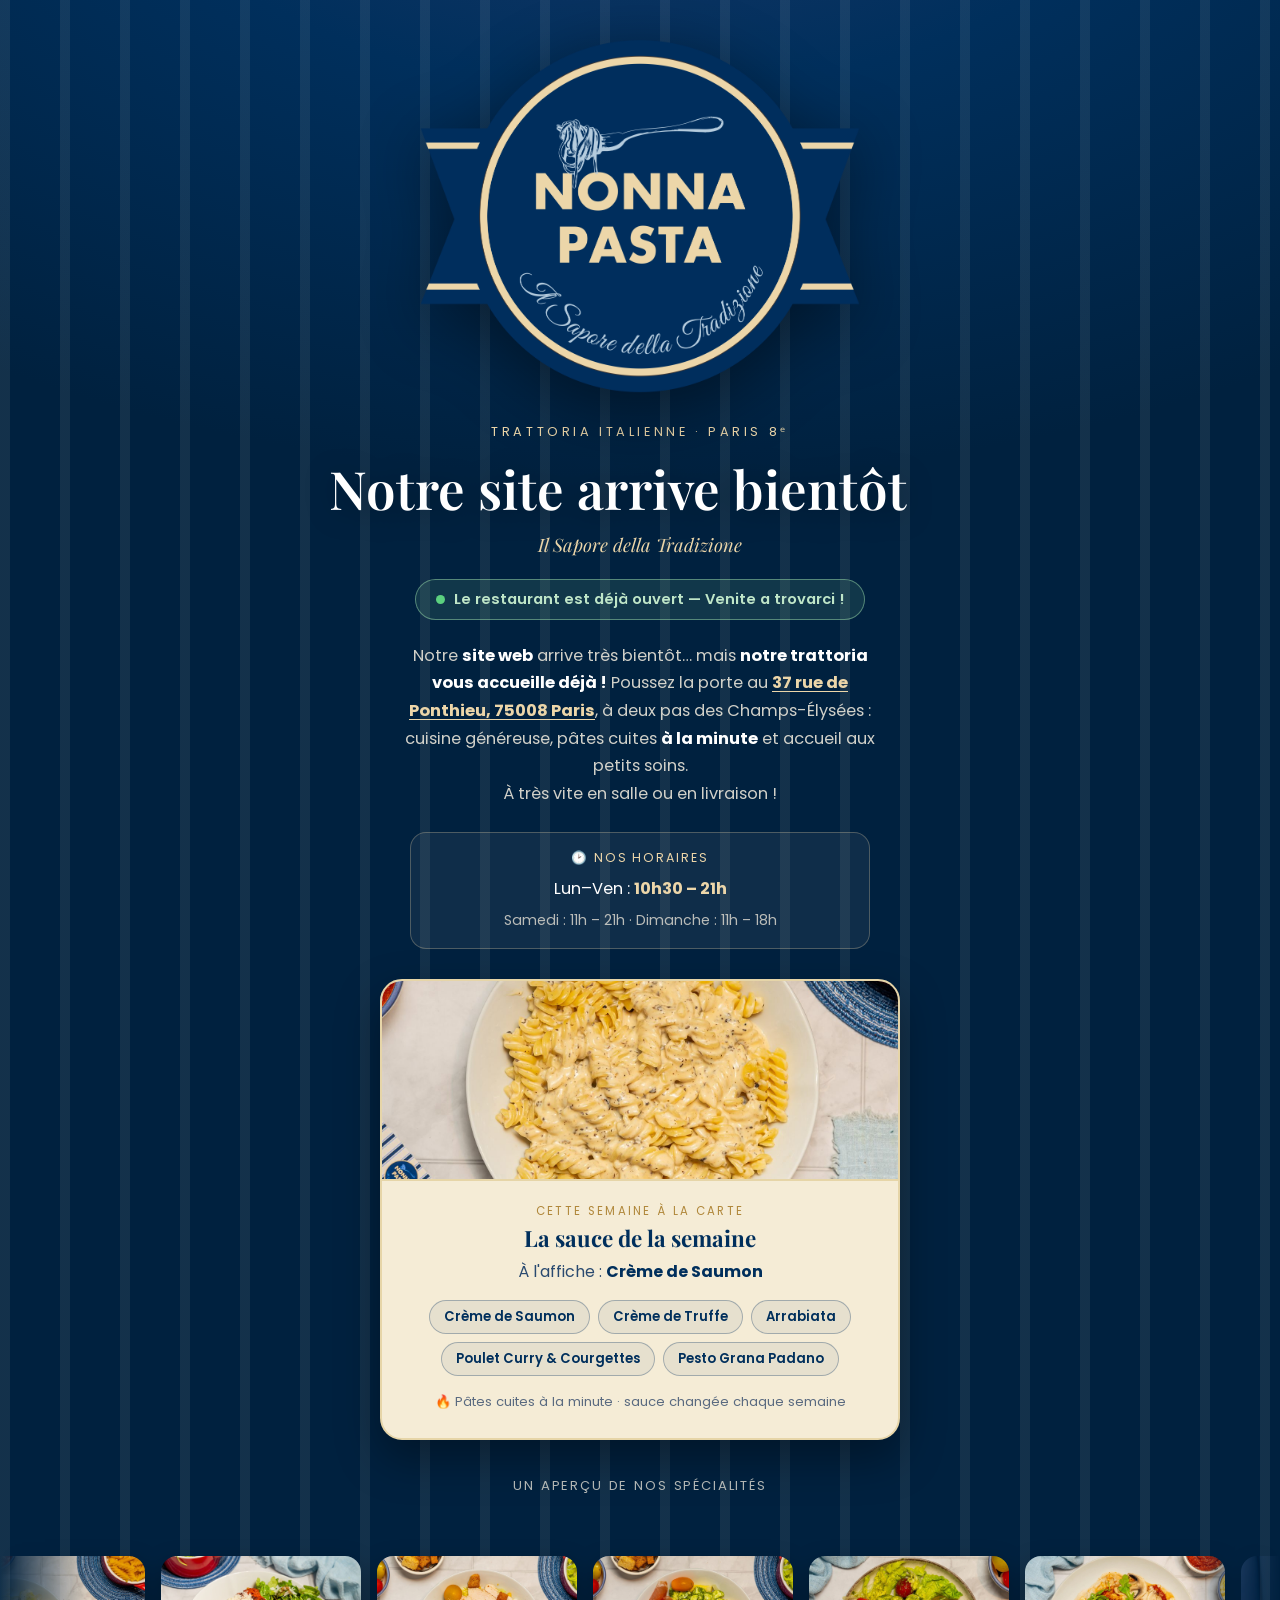
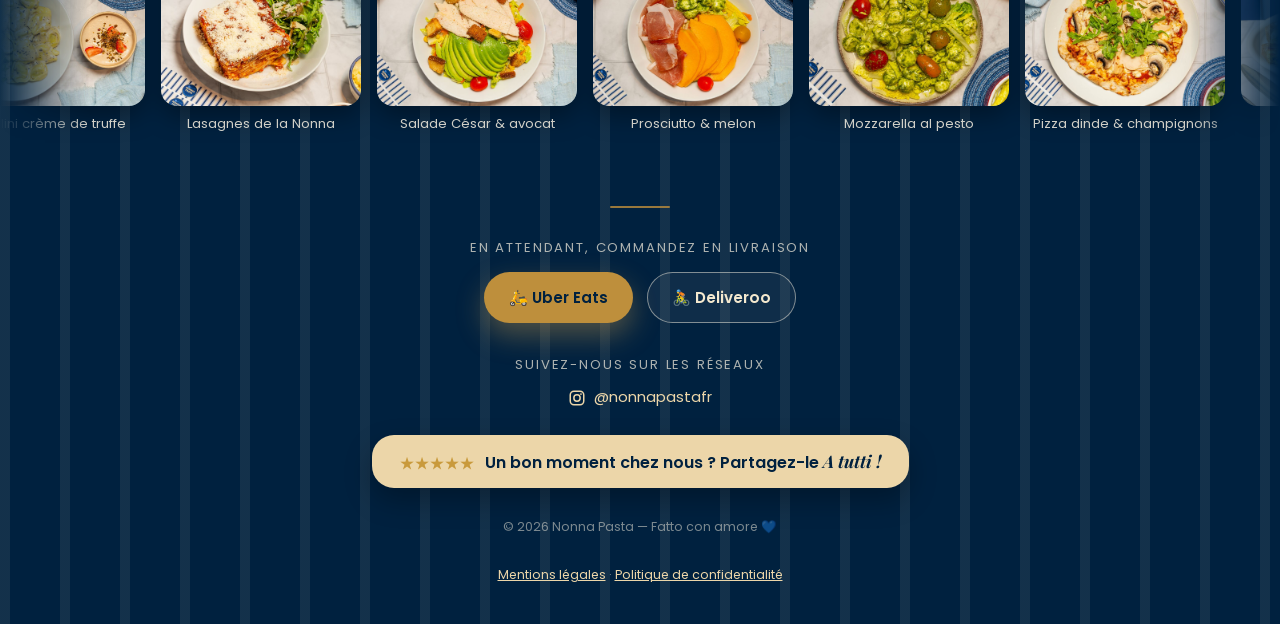
<file: index.html>
<!DOCTYPE html>
<html lang="fr">
<head>
<meta charset="UTF-8" />
<meta name="viewport" content="width=device-width, initial-scale=1.0" />
<meta name="google-site-verification" content="pBPQn-sKwACDgPjD3qukE-V56CEns2R6OKmHJpYfSw8" />
<title>Nonna Pasta — Restaurant italien près des Champs-Élysées | Paris 8e</title>
<meta name="description" content="Nonna Pasta, trattoria italienne au 37 rue de Ponthieu, Paris 8e, à deux pas des Champs-Élysées. Pâtes fraîches cuites à la minute, sauces changées chaque semaine. Sur place, à emporter, Uber Eats & Deliveroo. Ouvert tous les jours." />
<link rel="canonical" href="https://nonnapasta.fr/" />
<meta property="og:type" content="restaurant" />
<meta property="og:site_name" content="Nonna Pasta" />
<meta property="og:title" content="Nonna Pasta — Restaurant italien près des Champs-Élysées" />
<meta property="og:description" content="Trattoria italienne au 37 rue de Ponthieu, Paris 8e. Pâtes fraîches à la minute, sauces changées chaque semaine. Ouvert tous les jours." />
<meta property="og:url" content="https://nonnapasta.fr/" />
<meta property="og:image" content="https://nonnapasta.fr/assets/images/pates-semaine.jpg" />
<meta name="twitter:card" content="summary_large_image" />
<script type="application/ld+json">
{
  "@context": "https://schema.org",
  "@type": "Restaurant",
  "name": "Nonna Pasta",
  "description": "Trattoria italienne à deux pas des Champs-Élysées : pâtes fraîches cuites à la minute et sauces changées chaque semaine.",
  "servesCuisine": ["Italienne", "Pâtes"],
  "url": "https://nonnapasta.fr",
  "image": ["https://nonnapasta.fr/assets/images/pates-semaine.jpg", "https://nonnapasta.fr/assets/images/logo-transparent.png"],
  "priceRange": "€€",
  "address": {
    "@type": "PostalAddress",
    "streetAddress": "37 rue de Ponthieu",
    "postalCode": "75008",
    "addressLocality": "Paris",
    "addressCountry": "FR"
  },
  "hasMap": "https://www.google.com/maps/dir/?api=1&destination=37%20rue%20de%20Ponthieu%2C%2075008%20Paris",
  "openingHoursSpecification": [
    { "@type": "OpeningHoursSpecification", "dayOfWeek": ["Monday","Tuesday","Wednesday","Thursday","Friday"], "opens": "10:30", "closes": "21:00" },
    { "@type": "OpeningHoursSpecification", "dayOfWeek": "Saturday", "opens": "11:00", "closes": "21:00" },
    { "@type": "OpeningHoursSpecification", "dayOfWeek": "Sunday", "opens": "11:00", "closes": "18:00" }
  ],
  "sameAs": [
    "https://www.instagram.com/nonnapastafr/",
    "https://www.ubereats.com/fr/store/nonna-pasta/fMqXAi5KVVisIOi39nbDfg",
    "https://deliveroo.fr/fr/menu/Paris/paris-8eme-faubourg-saint-honore/nonna-pasta-paris-37-rue-de-ponthieu"
  ]
}
</script>
<meta name="theme-color" content="#0e1f3d" />
<link rel="icon" href="assets/favicon.svg" type="image/svg+xml" />
<link rel="preconnect" href="https://fonts.googleapis.com" />
<link rel="preconnect" href="https://fonts.gstatic.com" crossorigin />
<link href="https://fonts.googleapis.com/css2?family=Playfair+Display:ital,wght@0,500;0,600;0,700;1,500&family=Poppins:wght@300;400;500;600&display=swap" rel="stylesheet" />
<style>
  :root{
    --navy:#002f5c; --navy-deep:#00213f; --cream:#f4e9cf; --gold:#be8f3c; --gold-soft:#ecd6a9;
    --serif:"Playfair Display",Georgia,serif; --sans:"Poppins",-apple-system,BlinkMacSystemFont,"Segoe UI",sans-serif;
  }
  *{margin:0;padding:0;box-sizing:border-box}
  body{
    min-height:100vh;font-family:var(--sans);color:var(--cream);
    background:radial-gradient(1200px 700px at 50% -10%,#1d3a6b 0%,var(--navy) 45%,var(--navy-deep) 100%);
    display:flex;align-items:center;justify-content:center;padding:40px 22px;position:relative;overflow-x:hidden;
  }
  /* Rayures crème discrètes (motif de marque) */
  body::before{
    content:"";position:absolute;inset:0;z-index:0;opacity:.08;
    background-image:repeating-linear-gradient(90deg,var(--cream) 0 10px,transparent 10px 60px);
  }
  .wrap{position:relative;z-index:1;max-width:660px;width:100%;text-align:center;
    animation:rise .9s cubic-bezier(.2,.7,.2,1) both}
  @keyframes rise{from{opacity:0;transform:translateY(26px)}to{opacity:1;transform:none}}

  .logo{
    width:min(440px,84vw);margin:0 auto 30px;display:block;
    filter:drop-shadow(0 16px 34px rgba(0,0,0,.45));
  }

  .kicker{font-size:.8rem;letter-spacing:.28em;text-transform:uppercase;color:var(--gold-soft);margin-bottom:18px}
  h1{font-family:var(--serif);font-weight:600;font-size:clamp(2.1rem,6vw,3.3rem);line-height:1.1;color:#fff;
    text-shadow:0 4px 30px rgba(0,0,0,.35)}
  .dots{display:inline-block;margin-left:2px}
  .dots span{opacity:0;animation:blink 1.4s infinite}
  .dots span:nth-child(2){animation-delay:.2s}
  .dots span:nth-child(3){animation-delay:.4s}
  @keyframes blink{0%,60%,100%{opacity:0}30%{opacity:1}}

  .tagline{font-family:var(--serif);font-style:italic;color:var(--gold-soft);font-size:1.15rem;margin-top:14px}
  .open-badge{display:inline-flex;align-items:center;gap:9px;margin:22px auto 0;
    padding:9px 20px;border-radius:999px;background:rgba(120,190,140,.14);
    border:1px solid rgba(140,205,160,.55);color:#bfe6c8;font-weight:600;font-size:.92rem}
  .open-badge .dot{width:9px;height:9px;border-radius:50%;background:#5bd07f;
    box-shadow:0 0 0 0 rgba(91,208,127,.6);animation:pulse 2s infinite}
  @keyframes pulse{0%{box-shadow:0 0 0 0 rgba(91,208,127,.55)}70%{box-shadow:0 0 0 9px rgba(91,208,127,0)}100%{box-shadow:0 0 0 0 rgba(91,208,127,0)}}
  .lead{margin:22px auto 0;max-width:480px;color:rgba(245,239,224,.85);font-size:1.02rem;line-height:1.7}
  .lead strong{color:#fff}
  .lead a{color:var(--gold-soft);text-decoration:underline;text-underline-offset:3px;
    text-decoration-thickness:1px;transition:color .2s}
  .lead a:hover{color:#f3e3be}

  .hours{margin:24px auto 0;max-width:460px;padding:16px 22px;border-radius:16px;
    background:rgba(245,239,224,.06);border:1px solid rgba(236,214,169,.28);text-align:center}
  .hours-title{font-size:.78rem;letter-spacing:.16em;text-transform:uppercase;color:var(--gold-soft);margin-bottom:9px}
  .hours-now{color:#fff;font-size:1.02rem}
  .hours-now strong{color:var(--gold-soft)}
  .hours-next,.hours-line{margin-top:9px;font-size:.88rem;color:rgba(245,239,224,.74);line-height:1.55}
  .hours-next strong,.hours-line strong{color:rgba(245,239,224,.96)}

  .divider{width:60px;height:2px;background:var(--gold);margin:30px auto;border-radius:2px;opacity:.8}

  .week-card{margin:30px auto 0;max-width:520px;width:100%;background:#f5ecd6;
    border:2px solid #e6d5a8;border-radius:22px;overflow:hidden;
    box-shadow:0 18px 44px rgba(0,0,0,.34)}
  .week-photo{height:200px;overflow:hidden;border-bottom:2px solid #e6d5a8}
  .week-photo img{width:100%;height:100%;object-fit:cover;display:block}
  .week-body{padding:22px 24px 26px}
  .week-eyebrow{font-size:.72rem;letter-spacing:.2em;text-transform:uppercase;color:#b0873a;margin-bottom:6px}
  .week-title{font-family:var(--serif);color:var(--navy);font-size:1.4rem;line-height:1.15;margin-bottom:8px}
  .week-current{color:#2a4a70;font-size:1rem}
  .week-current strong{color:var(--navy)}
  .week-chips{display:flex;flex-wrap:wrap;justify-content:center;gap:8px;margin-top:16px}
  .week-chip{font-size:.82rem;font-weight:600;color:var(--navy);background:rgba(0,47,92,.06);
    border:1px solid rgba(0,47,92,.30);padding:6px 14px;border-radius:999px}
  .week-note{margin-top:16px;font-size:.82rem;color:#5a6a80}

  .gallery-strip{width:100vw;margin-left:calc(50% - 50vw);margin-top:36px}
  .strip-label{text-align:center;font-size:.82rem;letter-spacing:.14em;text-transform:uppercase;color:rgba(245,239,224,.72);margin-bottom:16px}
  .strip-viewport{overflow-x:auto;overflow-y:hidden;padding:44px 0;touch-action:pan-x;
    scrollbar-width:none;-ms-overflow-style:none;
    -webkit-mask-image:linear-gradient(90deg,transparent,#000 7%,#000 93%,transparent);
    mask-image:linear-gradient(90deg,transparent,#000 7%,#000 93%,transparent)}
  .strip-viewport::-webkit-scrollbar{display:none}
  .strip-track{display:flex;width:max-content}
  .strip-item{flex:0 0 auto;width:200px;margin:0 16px 0 0;transition:transform .3s ease}
  .strip-item.zoom{transform:scale(1.4);z-index:3}
  .strip-item.zoom img{box-shadow:0 24px 50px rgba(0,0,0,.6)}
  @media (hover:hover){
    .strip-item:hover{transform:scale(1.4);z-index:3}
    .strip-item:hover img{box-shadow:0 24px 50px rgba(0,0,0,.6)}
  }
  .strip-item img{width:200px;height:150px;object-fit:cover;border-radius:16px;display:block;
    box-shadow:0 10px 24px rgba(0,0,0,.34);transition:box-shadow .3s ease}
  .strip-item figcaption{margin-top:9px;font-size:.82rem;color:rgba(245,239,224,.85);text-align:center;line-height:1.3;padding:0 4px}

  .order-label{font-size:.82rem;letter-spacing:.14em;text-transform:uppercase;color:rgba(245,239,224,.7);margin-bottom:14px}
  .social-label{margin-top:32px;font-size:.82rem;letter-spacing:.14em;text-transform:uppercase;color:rgba(245,239,224,.7)}
  .btns{display:flex;flex-wrap:wrap;gap:14px;justify-content:center}
  .btn{display:inline-flex;align-items:center;justify-content:center;gap:9px;padding:13px 24px;border-radius:999px;
    font-weight:600;font-size:.95rem;text-decoration:none;transition:transform .25s,box-shadow .25s,background .25s;border:1.5px solid transparent}
  .btn:hover{transform:translateY(-2px)}
  .btn-gold{background:var(--gold);color:var(--navy-deep);box-shadow:0 12px 28px rgba(201,154,78,.4)}
  .btn-gold:hover{background:var(--gold-soft)}
  .btn-ghost{background:rgba(245,239,224,.06);color:var(--cream);border-color:rgba(245,239,224,.5)}
  .btn-ghost:hover{background:rgba(245,239,224,.14)}

  .contact{margin-top:12px;display:flex;flex-wrap:wrap;gap:8px 26px;justify-content:center;
    font-size:.92rem;color:rgba(245,239,224,.82)}
  .contact a{color:var(--gold-soft);text-decoration:none;border-bottom:1px solid transparent;transition:border-color .2s}
  .contact a:hover{border-color:var(--gold-soft)}
  .contact span{display:inline-flex;align-items:center;gap:8px}

  .review-cta{display:inline-block;text-align:center;line-height:1.5;margin:26px auto 0;
    padding:13px 28px;border-radius:22px;text-decoration:none;font-weight:600;font-size:1rem;
    color:var(--navy-deep);background:var(--gold-soft);
    box-shadow:0 12px 28px rgba(0,0,0,.28);transition:transform .25s,box-shadow .25s,background .25s}
  .review-cta:hover{transform:translateY(-2px);background:#f3e3be;box-shadow:0 16px 34px rgba(0,0,0,.34)}
  .review-cta .stars{letter-spacing:2px;font-size:.95rem;color:#c99a3c;vertical-align:middle;margin-right:6px}
  .review-cta .tutti{font-family:var(--serif);font-style:italic;font-weight:700;font-size:1.08em}

  .foot{margin-top:30px;font-size:.78rem;color:rgba(245,239,224,.5)}
  @media (max-width:480px){.btn{flex:1 1 100%}}
  @media (prefers-reduced-motion:reduce){*{animation:none!important}}
</style>
</head>
<body>
  <main class="wrap">
    <img class="logo" src="assets/images/logo-transparent.png?v=3" alt="Nonna Pasta" />

    <p class="kicker">Trattoria italienne · Paris 8ᵉ</p>
    <h1>Notre site arrive bientôt<span class="dots"><span>.</span><span>.</span><span>.</span></span></h1>
    <p class="tagline">Il Sapore della Tradizione</p>

    <p class="open-badge"><span class="dot"></span> Le restaurant est déjà ouvert — Venite a trovarci&nbsp;!</p>

    <p class="lead">
      Notre <strong>site web</strong> arrive très bientôt… mais
      <strong>notre trattoria vous accueille déjà !</strong>
      Poussez la porte au <strong><a href="https://www.google.com/maps/dir/?api=1&amp;destination=37%20rue%20de%20Ponthieu%2C%2075008%20Paris" target="_blank" rel="noopener">37 rue de Ponthieu, 75008 Paris</a></strong>, à deux pas des Champs-Élysées :
      cuisine généreuse, pâtes cuites <strong>à la minute</strong> et accueil aux petits soins.
      <br />À très vite en salle ou en livraison !
    </p>

    <div class="hours" id="hours">
      <p class="hours-title">🕑 Nos horaires</p>
      <p class="hours-now"><strong>Cet été</strong> — tous les jours&nbsp;: 11h – 18h</p>
      <p class="hours-next">Reprise des horaires habituels le <strong>24 août</strong>&nbsp;:<br />Lun–Ven 10h30–21h · Sam 11h–21h · Dim 11h–18h</p>
    </div>

    <div class="week-card">
      <div class="week-photo"><img src="assets/images/pates-semaine.jpg" alt="Pâtes fraîches à la sauce de la semaine" /></div>
      <div class="week-body">
        <p class="week-eyebrow">Cette semaine à la carte</p>
        <h3 class="week-title">La sauce de la semaine</h3>
        <p class="week-current">À l'affiche : <strong id="bSauce">Crème de truffe &amp; parmesan</strong></p>
        <div class="week-chips" id="bChips">
          <span class="week-chip">Crème de truffe</span>
          <span class="week-chip">Bolognaise mijotée</span>
          <span class="week-chip">Pesto di casa</span>
          <span class="week-chip">Quatre fromages</span>
          <span class="week-chip">Arrabbiata</span>
        </div>
        <p class="week-note">🔥 Pâtes cuites à la minute · sauce changée chaque semaine</p>
      </div>
    </div>

    <section class="gallery-strip" aria-label="Aperçu de nos plats">
      <p class="strip-label">Un aperçu de nos spécialités</p>
      <div class="strip-viewport">
        <div class="strip-track" id="stripTrack"></div>
      </div>
    </section>

    <div class="divider"></div>

    <p class="order-label">En attendant, commandez en livraison</p>
    <div class="btns">
      <a class="btn btn-gold" href="https://www.ubereats.com/fr/store/nonna-pasta/fMqXAi5KVVisIOi39nbDfg" target="_blank" rel="noopener">🛵 Uber Eats</a>
      <a class="btn btn-ghost" href="https://deliveroo.fr/fr/menu/Paris/paris-8eme-faubourg-saint-honore/nonna-pasta-paris-37-rue-de-ponthieu" target="_blank" rel="noopener">🚴 Deliveroo</a>
    </div>

    <p class="social-label">Suivez-nous sur les réseaux</p>
    <div class="contact">
      <span style="color:var(--gold-soft)"><svg viewBox="0 0 24 24" width="18" height="18" fill="none" stroke="currentColor" stroke-width="2" aria-hidden="true"><rect x="3" y="3" width="18" height="18" rx="5"/><circle cx="12" cy="12" r="4.2"/><circle cx="17.3" cy="6.7" r="1.2" fill="currentColor" stroke="none"/></svg><a href="https://www.instagram.com/nonnapastafr/" target="_blank" rel="noopener">@nonnapastafr</a></span>
    </div>

    <!-- Appel à l'avis Google : modifiez la phrase et/ou le lien ici si besoin -->
    <a class="review-cta" href="https://g.page/r/CQjq_r3sA9J5EBM/review" target="_blank" rel="noopener">
      <span class="stars">★★★★★</span> Un bon moment chez nous ? Partagez-le <span class="tutti">A&nbsp;tutti&nbsp;!</span>
    </a>

    <p class="foot">© <span id="y"></span> Nonna Pasta — Fatto con amore 💙</p>
    <p class="foot"><a href="mentions-legales.html" style="color:var(--gold-soft)">Mentions légales</a> · <a href="confidentialite.html" style="color:var(--gold-soft)">Politique de confidentialité</a></p>
  </main>
  <script src="config.js"></script>
  <script>
    document.getElementById('y').textContent = new Date().getFullYear();
    (function(){
      var N = window.NONNA || {};
      var s = document.getElementById('bSauce');
      if (s && N.sauceDeLaSemaine) s.textContent = N.sauceDeLaSemaine;
      var c = document.getElementById('bChips');
      if (c && Array.isArray(N.sauces)) {
        c.innerHTML = N.sauces.map(function(x){
          return '<span class="week-chip">' + String(x).replace(/&/g,'&amp;').replace(/</g,'&lt;') + '</span>';
        }).join('');
      }

      // Horaires : bascule automatique sur les horaires habituels a partir du 24 aout 2026
      var hoursEl = document.getElementById('hours');
      if (hoursEl) {
        var reprise = new Date(2026, 7, 24); // 24 aout 2026 (mois 0-indexe : 7 = aout)
        if (new Date() >= reprise) {
          hoursEl.innerHTML =
            '<p class="hours-title">🕑 Nos horaires</p>' +
            '<p class="hours-now">Lun–Ven&nbsp;: <strong>10h30 – 21h</strong></p>' +
            '<p class="hours-line">Samedi&nbsp;: 11h – 21h · Dimanche&nbsp;: 11h – 18h</p>';
        }
      }

      // Bandeau photos defilant (plats, hors boissons) genere depuis le menu
      function esc(x){return String(x).replace(/&/g,'&amp;').replace(/</g,'&lt;').replace(/"/g,'&quot;');}
      var track = document.getElementById('stripTrack');
      if (track && Array.isArray(N.menu)) {
        var plats = N.menu.filter(function(d){
          return d.categorie !== 'boissons' && String(d.image).indexOf('pates-semaine') === -1;
        });
        var html = plats.map(function(d){
          return '<figure class="strip-item"><img src="assets/images/' + esc(d.image) +
                 '" alt="' + esc(d.nom) + '"><figcaption>' + esc(d.nom) + '</figcaption></figure>';
        }).join('');
        track.innerHTML = html + html; // duplique pour une boucle continue sans couture

        var vp = document.querySelector('.strip-viewport');
        if (vp) {
          var reduce = window.matchMedia && window.matchMedia('(prefers-reduced-motion: reduce)').matches;
          var paused = false, resumeTimer = null, pos = 0;
          function syncPos() { pos = vp.scrollLeft; } // resynchronise apres un defilement manuel

          function clearZoom() {
            var z = track.querySelectorAll('.strip-item.zoom');
            for (var i = 0; i < z.length; i++) z[i].classList.remove('zoom');
          }
          function zoomItem(item) {
            if (!item || item.classList.contains('zoom')) return;
            clearZoom();
            item.classList.add('zoom');
          }
          function itemAtPoint(x, y) {
            var el = document.elementFromPoint(x, y);
            return el && el.closest ? el.closest('.strip-item') : null;
          }

          // Souris : survol = pause + agrandissement de la photo pointee ; sortie = reprise
          vp.addEventListener('pointerenter', function (e) { if (e.pointerType === 'mouse') paused = true; });
          vp.addEventListener('pointermove', function (e) {
            if (e.pointerType !== 'mouse') return;
            paused = true;
            var it = e.target.closest ? e.target.closest('.strip-item') : null;
            if (it) zoomItem(it);
          });
          vp.addEventListener('pointerleave', function (e) {
            if (e.pointerType !== 'mouse') return;
            syncPos(); paused = false; clearZoom();
          });

          // Doigt : appui = pause ; glissement gauche/droite = defilement (scroll natif) ;
          // la photo sous le doigt s'agrandit ; au relacher = taille normale + reprise auto
          vp.addEventListener('touchstart', function (e) {
            if (resumeTimer) { clearTimeout(resumeTimer); resumeTimer = null; }
            paused = true;
            var t = e.touches[0];
            if (t) zoomItem(itemAtPoint(t.clientX, t.clientY));
          }, { passive: true });
          vp.addEventListener('touchmove', function (e) {
            var t = e.touches[0];
            if (t) zoomItem(itemAtPoint(t.clientX, t.clientY));
          }, { passive: true });
          function touchDone() {
            clearZoom();
            if (resumeTimer) clearTimeout(resumeTimer);
            resumeTimer = setTimeout(function () { syncPos(); paused = false; }, 700);
          }
          vp.addEventListener('touchend', touchDone);
          vp.addEventListener('touchcancel', touchDone);

          // Defilement automatique via la position de scroll, boucle sans couture
          function tick() {
            if (!paused && !reduce) {
              var half = vp.scrollWidth / 2;
              if (half > 0) {
                pos += 0.9;
                if (pos >= half) pos -= half;
                vp.scrollLeft = pos;
              }
            }
            requestAnimationFrame(tick);
          }
          requestAnimationFrame(tick);
        }
      }
    })();
  </script>
</body>
</html>
</file>
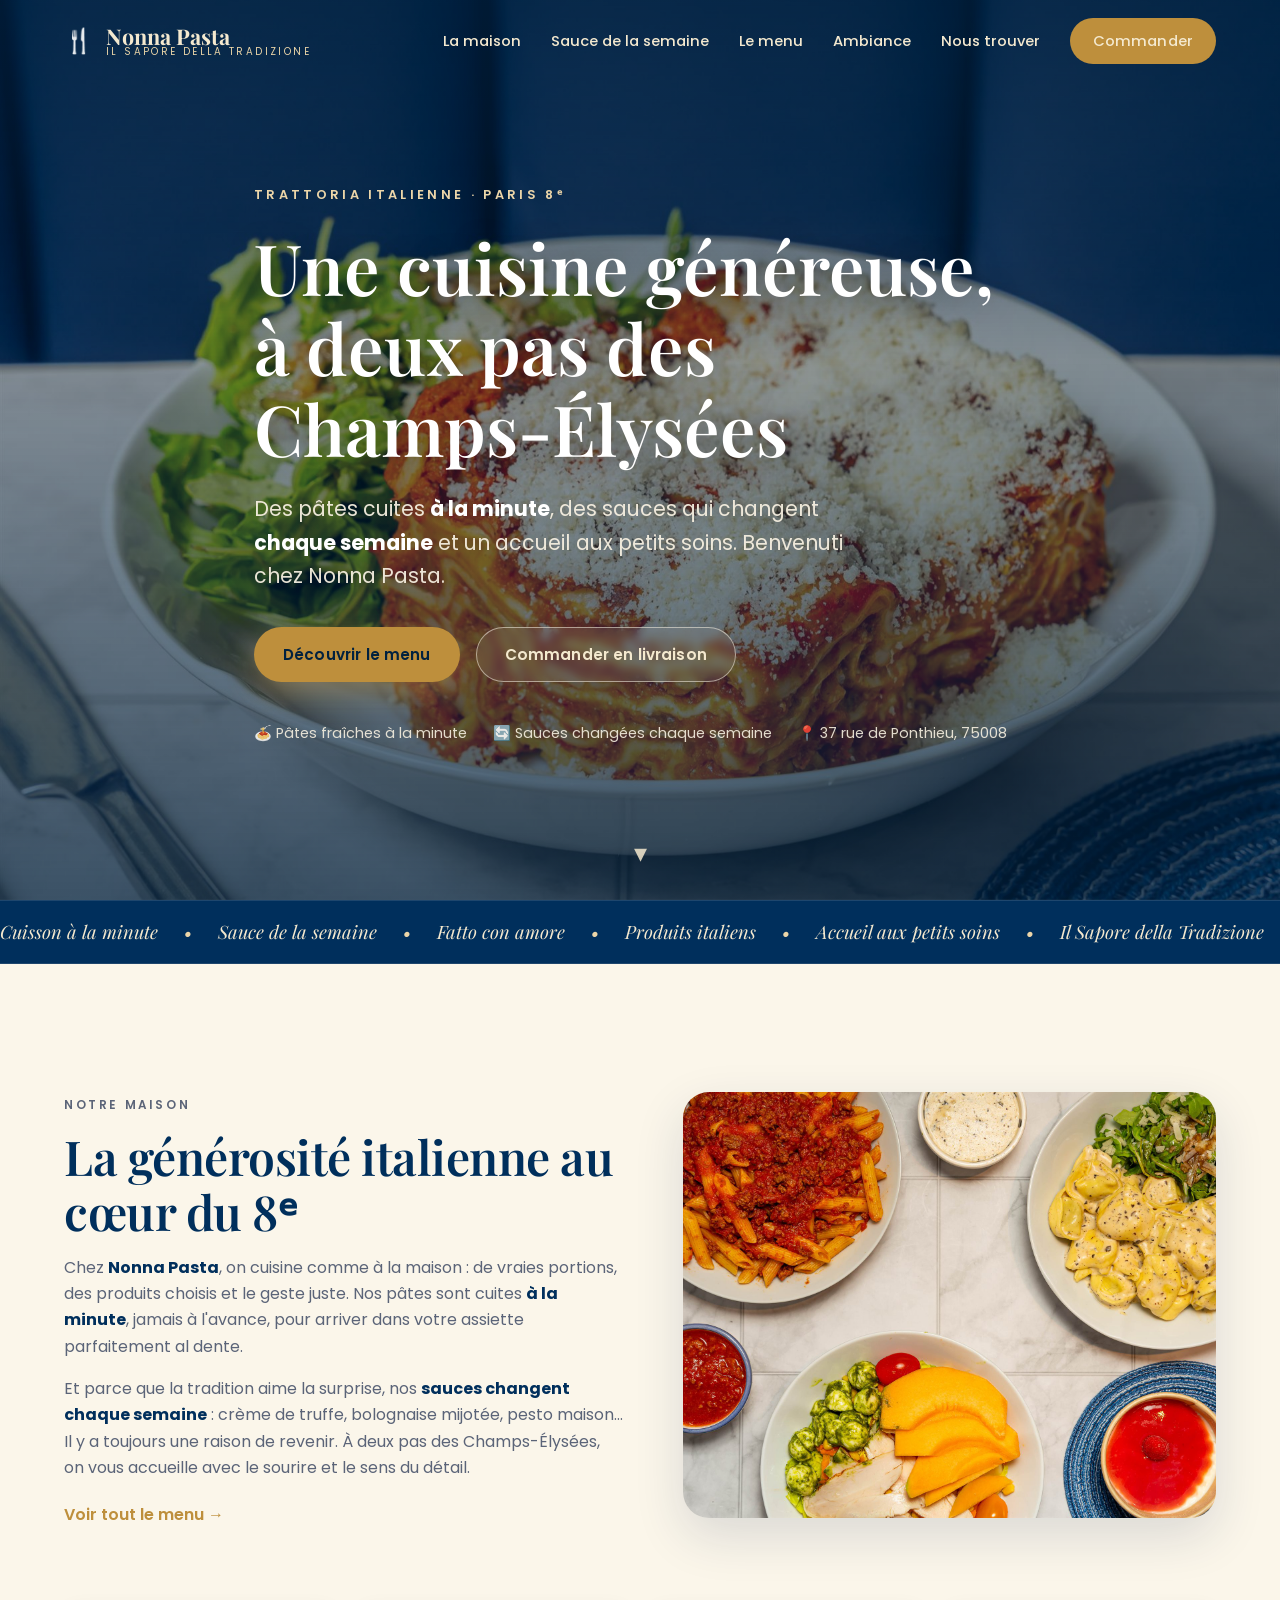
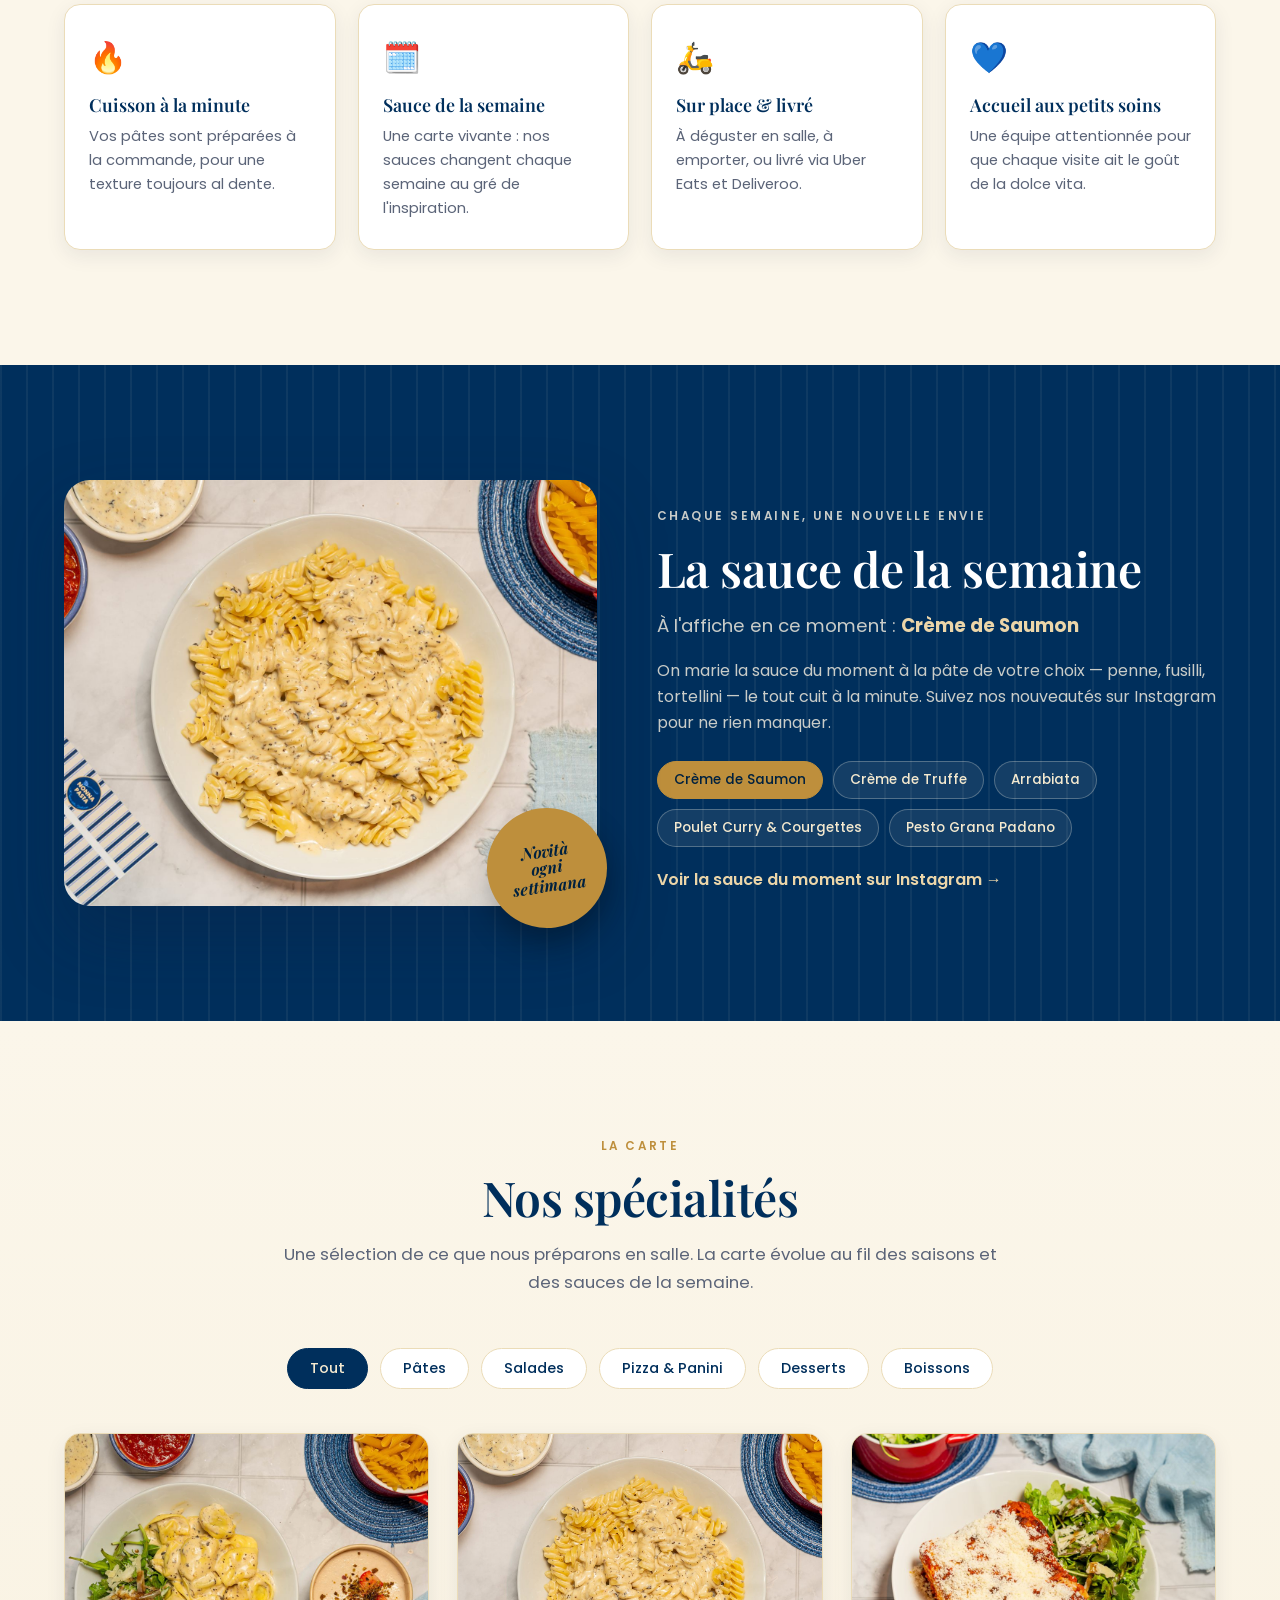
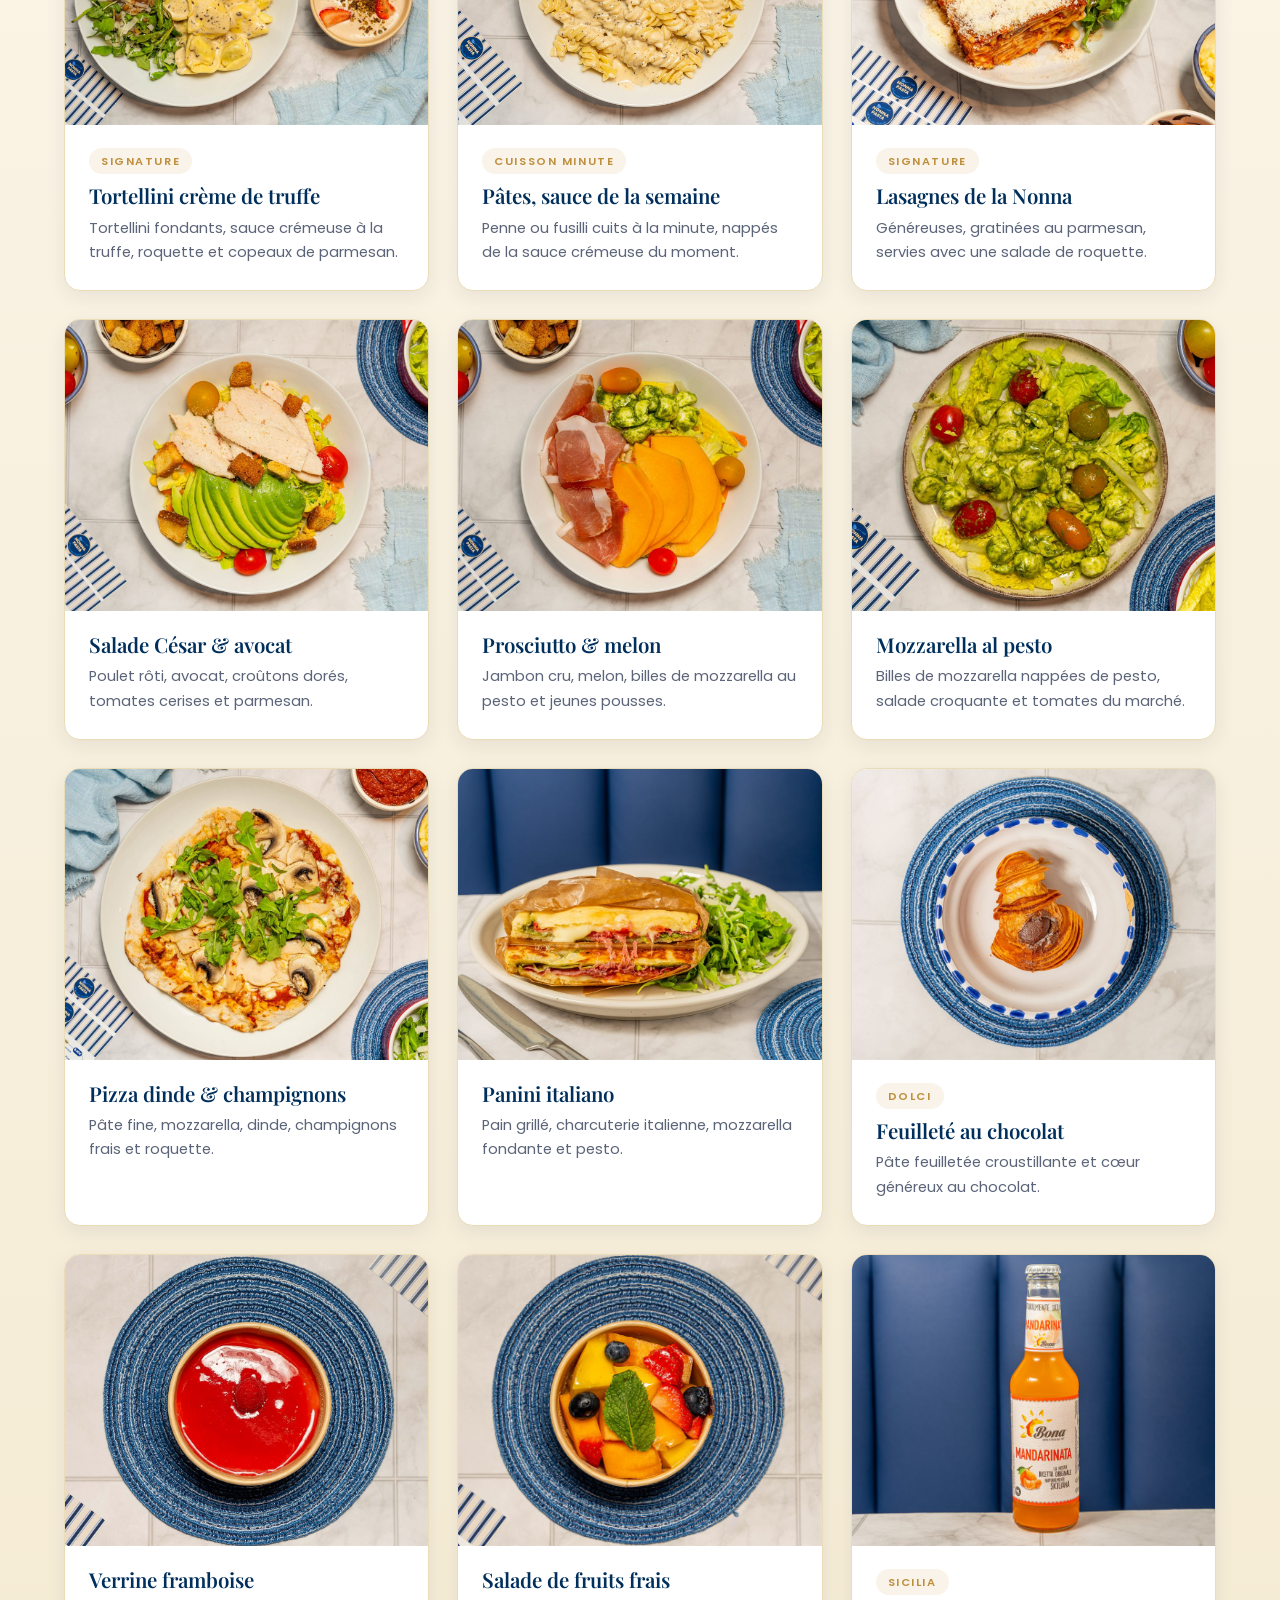
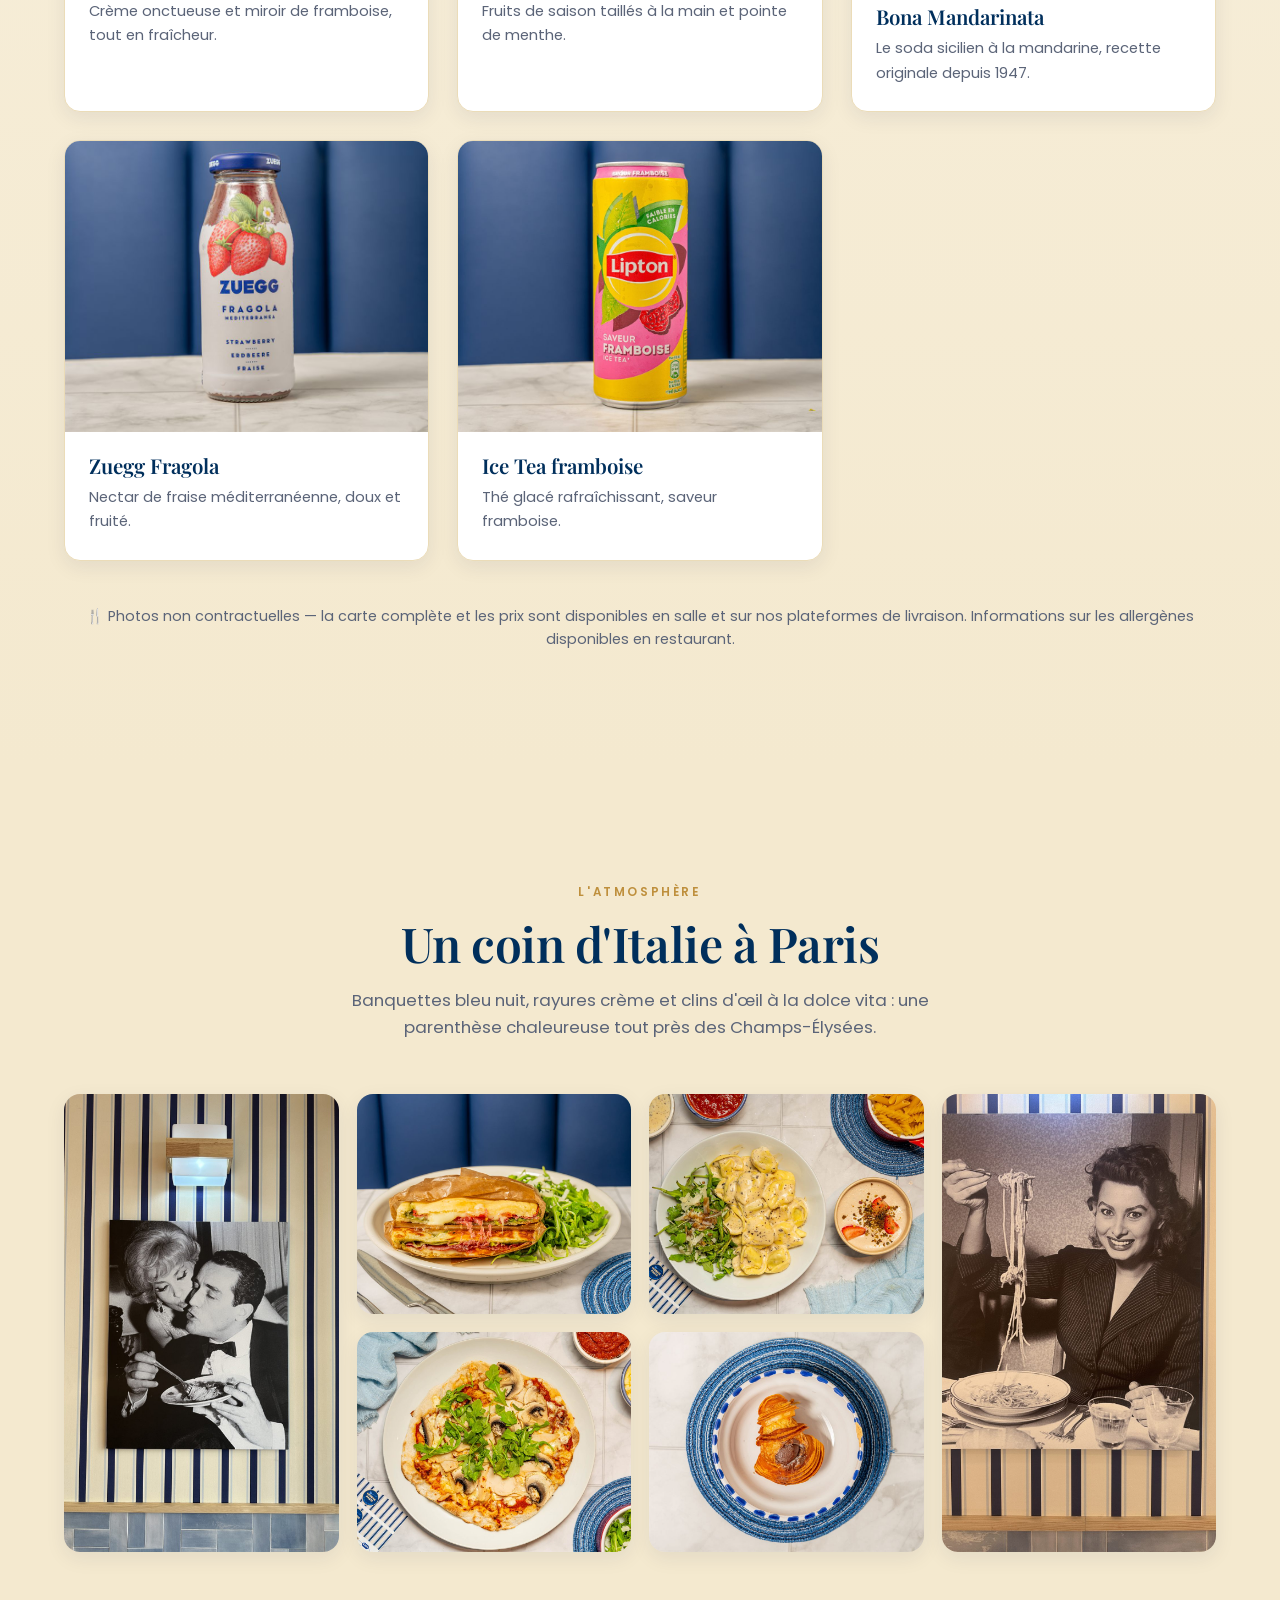
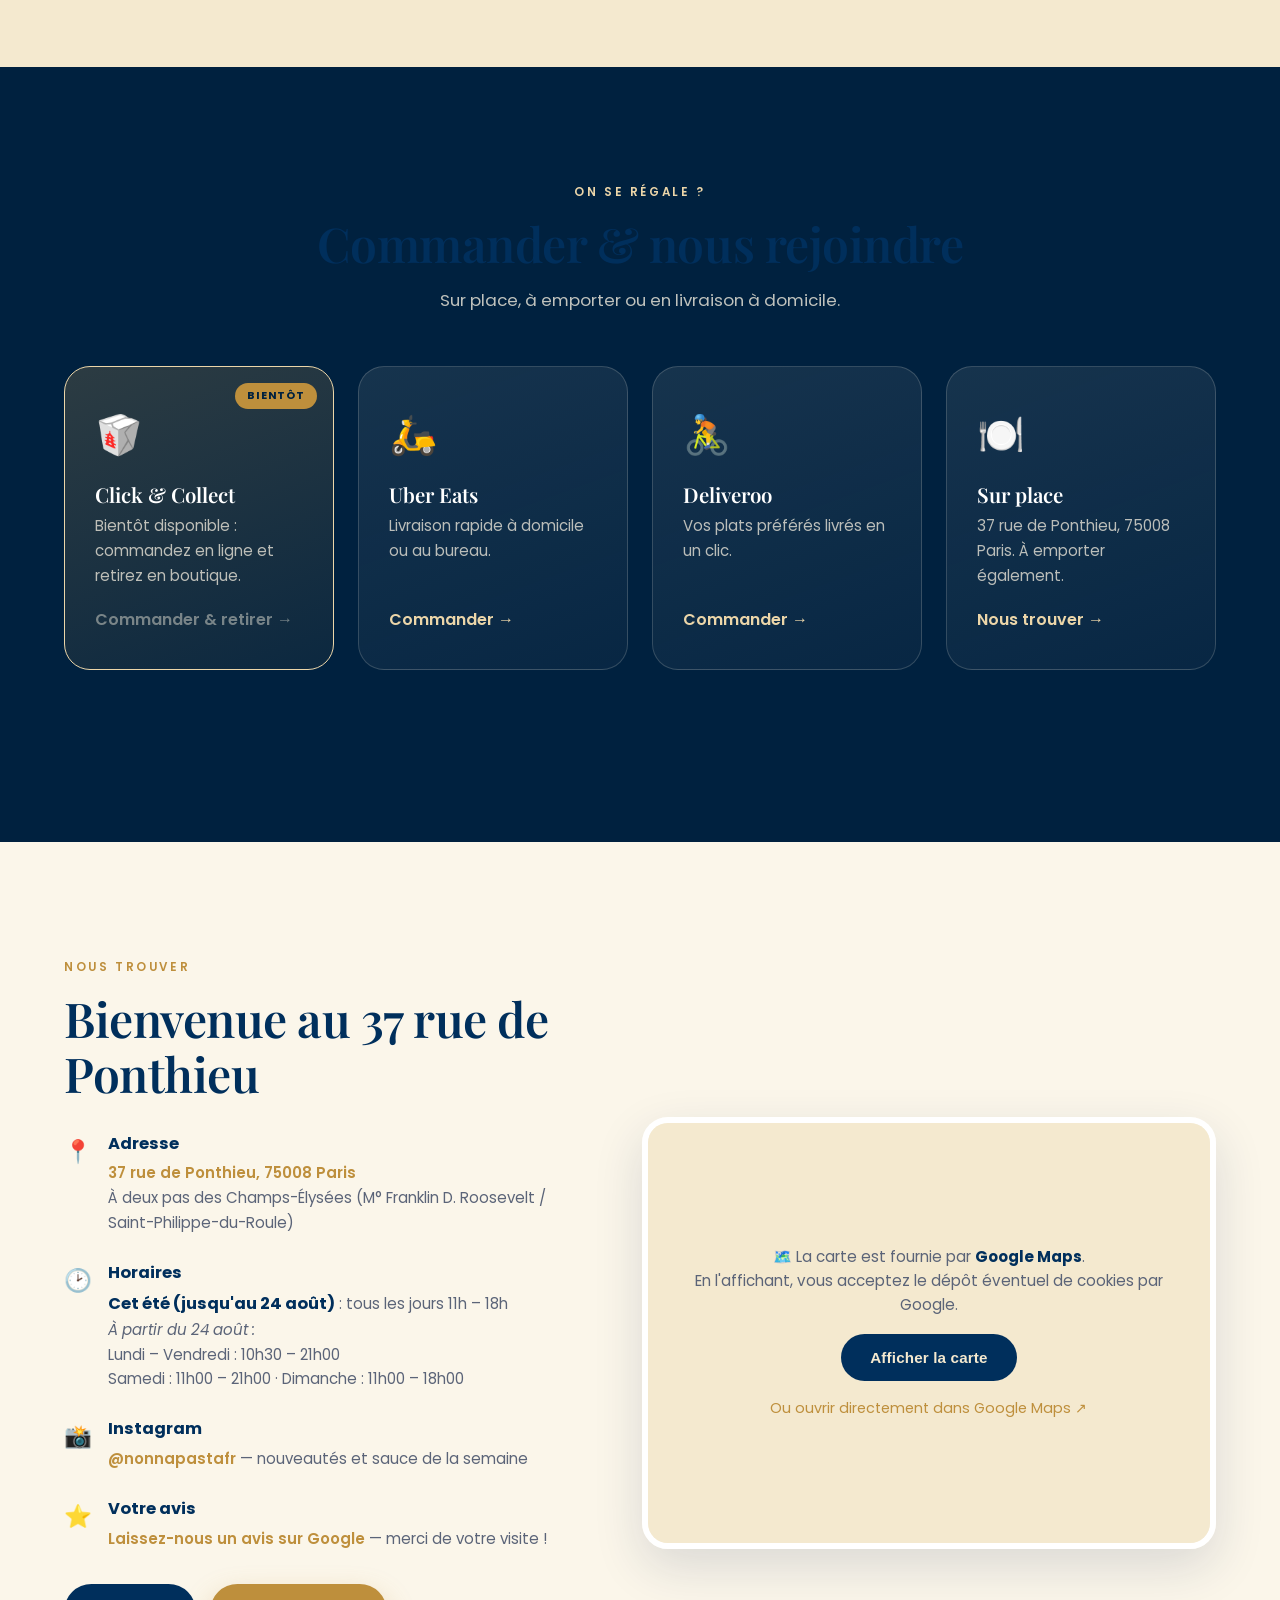
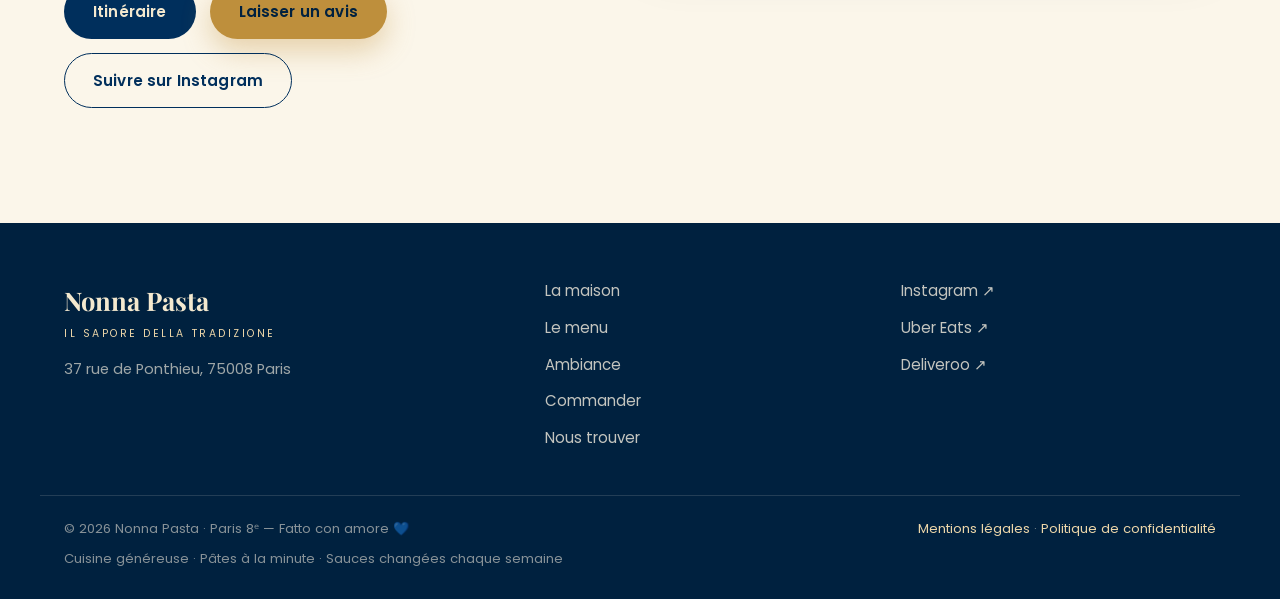
<file: apercu.html>
<!DOCTYPE html>
<html lang="fr">
<head>
<meta charset="UTF-8" />
<meta name="viewport" content="width=device-width, initial-scale=1.0" />
<meta name="google-site-verification" content="pBPQn-sKwACDgPjD3qukE-V56CEns2R6OKmHJpYfSw8" />
<title>Nonna Pasta — Trattoria à deux pas des Champs-Élysées | Paris 8e</title>
<meta name="description" content="Nonna Pasta, restaurant italien au 37 rue de Ponthieu, Paris 8e, à deux pas des Champs-Élysées. Cuisine généreuse, pâtes fraîches cuites à la minute, sauces changées chaque semaine. Sur place, à emporter, Uber Eats & Deliveroo." />
<script type="application/ld+json">
{
  "@context": "https://schema.org",
  "@type": "Restaurant",
  "name": "Nonna Pasta",
  "description": "Trattoria italienne à deux pas des Champs-Élysées : pâtes fraîches cuites à la minute et sauces changées chaque semaine.",
  "servesCuisine": ["Italienne", "Pâtes"],
  "url": "https://nonnapasta.fr",
  "image": ["https://nonnapasta.fr/assets/images/pates-semaine.jpg", "https://nonnapasta.fr/assets/images/logo-transparent.png"],
  "priceRange": "€€",
  "address": {
    "@type": "PostalAddress",
    "streetAddress": "37 rue de Ponthieu",
    "postalCode": "75008",
    "addressLocality": "Paris",
    "addressCountry": "FR"
  },
  "hasMap": "https://www.google.com/maps/dir/?api=1&destination=37%20rue%20de%20Ponthieu%2C%2075008%20Paris",
  "openingHoursSpecification": [
    { "@type": "OpeningHoursSpecification", "dayOfWeek": ["Monday","Tuesday","Wednesday","Thursday","Friday"], "opens": "10:30", "closes": "21:00" },
    { "@type": "OpeningHoursSpecification", "dayOfWeek": "Saturday", "opens": "11:00", "closes": "21:00" },
    { "@type": "OpeningHoursSpecification", "dayOfWeek": "Sunday", "opens": "11:00", "closes": "18:00" }
  ],
  "sameAs": [
    "https://www.instagram.com/nonnapastafr/",
    "https://www.ubereats.com/fr/store/nonna-pasta/fMqXAi5KVVisIOi39nbDfg",
    "https://deliveroo.fr/fr/menu/Paris/paris-8eme-faubourg-saint-honore/nonna-pasta-paris-37-rue-de-ponthieu"
  ]
}
</script>
<meta name="theme-color" content="#142a52" />
<link rel="icon" href="assets/favicon.svg" type="image/svg+xml" />

<!-- Open Graph -->
<meta property="og:title" content="Nonna Pasta — Il Sapore della Tradizione" />
<meta property="og:description" content="Cuisine italienne généreuse à deux pas des Champs-Élysées. Pâtes à la minute, sauces changées chaque semaine." />
<meta property="og:type" content="restaurant" />
<meta property="og:image" content="assets/images/hero-lasagne.jpg" />

<link rel="preconnect" href="https://fonts.googleapis.com" />
<link rel="preconnect" href="https://fonts.gstatic.com" crossorigin />
<link href="https://fonts.googleapis.com/css2?family=Playfair+Display:ital,wght@0,500;0,600;0,700;1,500&family=Poppins:wght@300;400;500;600&display=swap" rel="stylesheet" />
<link rel="stylesheet" href="styles.css" />
</head>
<body>

<!-- ===== HEADER ===== -->
<header class="site-header" id="header">
  <div class="container header-inner">
    <a href="#top" class="brand" aria-label="Nonna Pasta — accueil">
      <span class="brand-fork">🍴</span>
      <span class="brand-text">
        <span class="brand-name">Nonna Pasta</span>
        <span class="brand-sub">Il Sapore della Tradizione</span>
      </span>
    </a>

    <nav class="nav" id="nav">
      <a href="#concept">La maison</a>
      <a href="#semaine">Sauce de la semaine</a>
      <a href="#menu">Le menu</a>
      <a href="#ambiance">Ambiance</a>
      <a href="#infos">Nous trouver</a>
      <a href="#commander" class="btn btn-nav">Commander</a>
    </nav>

    <button class="nav-toggle" id="navToggle" aria-label="Ouvrir le menu" aria-expanded="false">
      <span></span><span></span><span></span>
    </button>
  </div>
</header>

<!-- ===== HERO ===== -->
<section class="hero" id="top">
  <div class="hero-media">
    <img src="assets/images/hero-lasagne.jpg" alt="Lasagnes gratinées Nonna Pasta" />
  </div>
  <div class="hero-overlay"></div>
  <div class="container hero-content reveal">
    <p class="hero-kicker">Trattoria italienne · Paris 8ᵉ</p>
    <h1 class="hero-title">Une cuisine généreuse,<br />à deux pas des Champs-Élysées</h1>
    <p class="hero-lead">
      Des pâtes cuites <strong>à la minute</strong>, des sauces qui changent
      <strong>chaque semaine</strong> et un accueil aux petits soins.
      Benvenuti chez Nonna Pasta.
    </p>
    <div class="hero-actions">
      <a href="#menu" class="btn btn-gold">Découvrir le menu</a>
      <a href="#commander" class="btn btn-ghost">Commander en livraison</a>
    </div>
    <div class="hero-badges">
      <span>🍝 Pâtes fraîches à la minute</span>
      <span>🔄 Sauces changées chaque semaine</span>
      <span>📍 37 rue de Ponthieu, 75008</span>
    </div>
  </div>
  <a href="#concept" class="scroll-cue" aria-label="Défiler vers le bas">▾</a>
</section>

<!-- ===== MARQUEE ===== -->
<div class="marquee" aria-hidden="true">
  <div class="marquee-track">
    <span>Cuisson à la minute</span><span class="dot">•</span>
    <span>Sauce de la semaine</span><span class="dot">•</span>
    <span>Fatto con amore</span><span class="dot">•</span>
    <span>Produits italiens</span><span class="dot">•</span>
    <span>Accueil aux petits soins</span><span class="dot">•</span>
    <span>Il Sapore della Tradizione</span><span class="dot">•</span>
    <span>Cuisson à la minute</span><span class="dot">•</span>
    <span>Sauce de la semaine</span><span class="dot">•</span>
    <span>Fatto con amore</span><span class="dot">•</span>
    <span>Produits italiens</span><span class="dot">•</span>
    <span>Accueil aux petits soins</span><span class="dot">•</span>
    <span>Il Sapore della Tradizione</span><span class="dot">•</span>
  </div>
</div>

<!-- ===== CONCEPT ===== -->
<section class="section concept" id="concept">
  <div class="container concept-grid">
    <div class="concept-text reveal">
      <p class="eyebrow">Notre maison</p>
      <h2>La générosité italienne au cœur du 8ᵉ</h2>
      <p>
        Chez <strong>Nonna Pasta</strong>, on cuisine comme à la maison : de vraies portions,
        des produits choisis et le geste juste. Nos pâtes sont cuites
        <strong>à la minute</strong>, jamais à l'avance, pour arriver dans votre assiette
        parfaitement al dente.
      </p>
      <p>
        Et parce que la tradition aime la surprise, nos <strong>sauces changent chaque
        semaine</strong> : crème de truffe, bolognaise mijotée, pesto maison… Il y a toujours
        une raison de revenir. À deux pas des Champs-Élysées, on vous accueille avec le sourire
        et le sens du détail.
      </p>
      <a href="#menu" class="link-arrow">Voir tout le menu →</a>
    </div>
    <div class="concept-media reveal">
      <img src="assets/images/table.jpg" alt="Une tablée généreuse chez Nonna Pasta" loading="lazy" />
    </div>
  </div>

  <div class="container features">
    <article class="feature reveal">
      <span class="feature-ic">🔥</span>
      <h3>Cuisson à la minute</h3>
      <p>Vos pâtes sont préparées à la commande, pour une texture toujours al dente.</p>
    </article>
    <article class="feature reveal">
      <span class="feature-ic">🗓️</span>
      <h3>Sauce de la semaine</h3>
      <p>Une carte vivante : nos sauces changent chaque semaine au gré de l'inspiration.</p>
    </article>
    <article class="feature reveal">
      <span class="feature-ic">🛵</span>
      <h3>Sur place & livré</h3>
      <p>À déguster en salle, à emporter, ou livré via Uber Eats et Deliveroo.</p>
    </article>
    <article class="feature reveal">
      <span class="feature-ic">💙</span>
      <h3>Accueil aux petits soins</h3>
      <p>Une équipe attentionnée pour que chaque visite ait le goût de la dolce vita.</p>
    </article>
  </div>
</section>

<!-- ===== SAUCE DE LA SEMAINE ===== -->
<section class="section semaine" id="semaine">
  <div class="container semaine-grid">
    <div class="semaine-media reveal">
      <img src="assets/images/pates-semaine.jpg" alt="Pâtes fraîches à la sauce de la semaine" loading="lazy" />
      <span class="semaine-stamp">Novità<br />ogni settimana</span>
    </div>
    <div class="semaine-text reveal">
      <p class="eyebrow eyebrow-light">Chaque semaine, une nouvelle envie</p>
      <h2>La sauce de la semaine</h2>
      <p class="semaine-current">
        À l'affiche en ce moment :
        <strong id="sauceName">Crème de truffe &amp; parmesan</strong>
      </p>
      <p>
        On marie la sauce du moment à la pâte de votre choix — penne, fusilli, tortellini —
        le tout cuit à la minute. Suivez nos nouveautés sur Instagram pour ne rien manquer.
      </p>
      <div class="semaine-chips" id="sauceChips">
        <button class="chip is-active">Crème de truffe</button>
        <button class="chip">Bolognaise mijotée</button>
        <button class="chip">Pesto di casa</button>
        <button class="chip">Quatre fromages</button>
        <button class="chip">Arrabbiata</button>
      </div>
      <a href="https://www.instagram.com/nonnapastafr/" target="_blank" rel="noopener" class="link-arrow link-light">
        Voir la sauce du moment sur Instagram →
      </a>
    </div>
  </div>
</section>

<!-- ===== MENU ===== -->
<section class="section menu" id="menu">
  <div class="container">
    <div class="section-head reveal">
      <p class="eyebrow">La carte</p>
      <h2>Nos spécialités</h2>
      <p class="section-sub">
        Une sélection de ce que nous préparons en salle. La carte évolue au fil des saisons
        et des sauces de la semaine.
      </p>
    </div>

    <div class="menu-filters reveal" id="menuFilters">
      <button class="filter is-active" data-cat="all">Tout</button>
      <button class="filter" data-cat="pates">Pâtes</button>
      <button class="filter" data-cat="salades">Salades</button>
      <button class="filter" data-cat="pizza">Pizza &amp; Panini</button>
      <button class="filter" data-cat="desserts">Desserts</button>
      <button class="filter" data-cat="boissons">Boissons</button>
    </div>

    <div class="menu-grid" id="menuGrid">

      <article class="dish reveal" data-cat="pates">
        <div class="dish-img"><img src="assets/images/tortellini.jpg" alt="Tortellini à la crème de truffe" loading="lazy" /></div>
        <div class="dish-body">
          <span class="dish-tag">Signature</span>
          <h3>Tortellini crème de truffe</h3>
          <p>Tortellini fondants, sauce crémeuse à la truffe, roquette et copeaux de parmesan.</p>
        </div>
      </article>

      <article class="dish reveal" data-cat="pates">
        <div class="dish-img"><img src="assets/images/pates-semaine.jpg" alt="Fusilli à la sauce crémeuse" loading="lazy" /></div>
        <div class="dish-body">
          <span class="dish-tag">Cuisson minute</span>
          <h3>Pâtes, sauce de la semaine</h3>
          <p>Penne ou fusilli cuits à la minute, nappés de la sauce crémeuse du moment.</p>
        </div>
      </article>

      <article class="dish reveal" data-cat="pates">
        <div class="dish-img"><img src="assets/images/lasagne.jpg" alt="Lasagnes maison" loading="lazy" /></div>
        <div class="dish-body">
          <h3>Lasagnes de la Nonna</h3>
          <p>Généreuses, gratinées au parmesan, servies avec une salade de roquette.</p>
        </div>
      </article>

      <article class="dish reveal" data-cat="salades">
        <div class="dish-img"><img src="assets/images/salade-cesar.jpg" alt="Salade César au poulet et avocat" loading="lazy" /></div>
        <div class="dish-body">
          <h3>Salade César & avocat</h3>
          <p>Poulet rôti, avocat, croûtons dorés, tomates cerises et parmesan.</p>
        </div>
      </article>

      <article class="dish reveal" data-cat="salades">
        <div class="dish-img"><img src="assets/images/salade-prosciutto.jpg" alt="Salade prosciutto et melon" loading="lazy" /></div>
        <div class="dish-body">
          <h3>Prosciutto & melon</h3>
          <p>Jambon cru, melon, billes de mozzarella au pesto et jeunes pousses.</p>
        </div>
      </article>

      <article class="dish reveal" data-cat="salades">
        <div class="dish-img"><img src="assets/images/caprese-pesto.jpg" alt="Mozzarella au pesto façon caprese" loading="lazy" /></div>
        <div class="dish-body">
          <h3>Mozzarella al pesto</h3>
          <p>Billes de mozzarella nappées de pesto, salade croquante et tomates du marché.</p>
        </div>
      </article>

      <article class="dish reveal" data-cat="pizza">
        <div class="dish-img"><img src="assets/images/pizza.jpg" alt="Pizza fine dinde et champignons" loading="lazy" /></div>
        <div class="dish-body">
          <h3>Pizza dinde & champignons</h3>
          <p>Pâte fine, mozzarella, dinde, champignons frais et roquette.</p>
        </div>
      </article>

      <article class="dish reveal" data-cat="pizza">
        <div class="dish-img"><img src="assets/images/panini.jpg" alt="Panini italien grillé" loading="lazy" /></div>
        <div class="dish-body">
          <h3>Panini italiano</h3>
          <p>Pain grillé, charcuterie italienne, mozzarella fondante et pesto.</p>
        </div>
      </article>

      <article class="dish reveal" data-cat="desserts">
        <div class="dish-img"><img src="assets/images/dessert-choco.jpg" alt="Feuilleté au chocolat" loading="lazy" /></div>
        <div class="dish-body">
          <span class="dish-tag">Dolci</span>
          <h3>Feuilleté au chocolat</h3>
          <p>Pâte feuilletée croustillante et cœur généreux au chocolat.</p>
        </div>
      </article>

      <article class="dish reveal" data-cat="desserts">
        <div class="dish-img"><img src="assets/images/dessert-framboise.jpg" alt="Verrine à la framboise" loading="lazy" /></div>
        <div class="dish-body">
          <h3>Verrine framboise</h3>
          <p>Crème onctueuse et miroir de framboise, tout en fraîcheur.</p>
        </div>
      </article>

      <article class="dish reveal" data-cat="desserts">
        <div class="dish-img"><img src="assets/images/salade-fruits.jpg" alt="Salade de fruits frais" loading="lazy" /></div>
        <div class="dish-body">
          <h3>Salade de fruits frais</h3>
          <p>Fruits de saison taillés à la main et pointe de menthe.</p>
        </div>
      </article>

      <article class="dish reveal" data-cat="boissons">
        <div class="dish-img"><img src="assets/images/boisson-bona.jpg" alt="Bona Mandarinata, soda sicilien" loading="lazy" /></div>
        <div class="dish-body">
          <span class="dish-tag">Sicilia</span>
          <h3>Bona Mandarinata</h3>
          <p>Le soda sicilien à la mandarine, recette originale depuis 1947.</p>
        </div>
      </article>

      <article class="dish reveal" data-cat="boissons">
        <div class="dish-img"><img src="assets/images/boisson-zuegg.jpg" alt="Nectar Zuegg à la fraise" loading="lazy" /></div>
        <div class="dish-body">
          <h3>Zuegg Fragola</h3>
          <p>Nectar de fraise méditerranéenne, doux et fruité.</p>
        </div>
      </article>

      <article class="dish reveal" data-cat="boissons">
        <div class="dish-img"><img src="assets/images/boisson-lipton.jpg" alt="Lipton Ice Tea framboise" loading="lazy" /></div>
        <div class="dish-body">
          <h3>Ice Tea framboise</h3>
          <p>Thé glacé rafraîchissant, saveur framboise.</p>
        </div>
      </article>

    </div>

    <p class="menu-note reveal">
      🍴 Photos non contractuelles — la carte complète et les prix sont disponibles en salle
      et sur nos plateformes de livraison. Informations sur les allergènes disponibles en restaurant.
    </p>
  </div>
</section>

<!-- ===== AMBIANCE ===== -->
<section class="section ambiance" id="ambiance">
  <div class="container section-head reveal">
    <p class="eyebrow">L'atmosphère</p>
    <h2>Un coin d'Italie à Paris</h2>
    <p class="section-sub">Banquettes bleu nuit, rayures crème et clins d'œil à la dolce vita : une parenthèse chaleureuse tout près des Champs-Élysées.</p>
  </div>
  <div class="container gallery">
    <figure class="g-item g-tall reveal"><img src="assets/images/interieur-1.jpg?r=2" alt="Décoration intérieure de Nonna Pasta" loading="lazy" /></figure>
    <figure class="g-item reveal"><img src="assets/images/panini.jpg" alt="Panini servi en salle" loading="lazy" /></figure>
    <figure class="g-item reveal"><img src="assets/images/tortellini.jpg" alt="Assiette de tortellini" loading="lazy" /></figure>
    <figure class="g-item g-tall reveal"><img src="assets/images/interieur-2.jpg?r=2" alt="Ambiance vintage à l'italienne" loading="lazy" /></figure>
    <figure class="g-item reveal"><img src="assets/images/pizza.jpg" alt="Pizza fine maison" loading="lazy" /></figure>
    <figure class="g-item reveal"><img src="assets/images/dessert-choco.jpg" alt="Dessert au chocolat" loading="lazy" /></figure>
  </div>
</section>

<!-- ===== COMMANDER ===== -->
<section class="section commander" id="commander">
  <div class="container">
    <div class="section-head reveal">
      <p class="eyebrow eyebrow-light">On se régale ?</p>
      <h2>Commander &amp; nous rejoindre</h2>
      <p class="section-sub section-sub-light">Sur place, à emporter ou en livraison à domicile.</p>
    </div>
    <div class="order-cards">
      <a class="order-card order-card-feature reveal" id="ccCard" href="#commander">
        <span class="order-badge" id="ccBadge">Bientôt</span>
        <span class="order-ic">🥡</span>
        <h3>Click &amp; Collect</h3>
        <p id="ccText">Bientôt disponible : commandez en ligne et retirez en boutique.</p>
        <span class="order-go" id="ccGo">Commander &amp; retirer →</span>
      </a>
      <a class="order-card reveal" href="https://www.ubereats.com/fr/store/nonna-pasta/fMqXAi5KVVisIOi39nbDfg" target="_blank" rel="noopener">
        <span class="order-ic">🛵</span>
        <h3>Uber Eats</h3>
        <p>Livraison rapide à domicile ou au bureau.</p>
        <span class="order-go">Commander →</span>
      </a>
      <a class="order-card reveal" href="https://deliveroo.fr/fr/menu/Paris/paris-8eme-faubourg-saint-honore/nonna-pasta-paris-37-rue-de-ponthieu" target="_blank" rel="noopener">
        <span class="order-ic">🚴</span>
        <h3>Deliveroo</h3>
        <p>Vos plats préférés livrés en un clic.</p>
        <span class="order-go">Commander →</span>
      </a>
      <a class="order-card reveal" href="#infos">
        <span class="order-ic">🍽️</span>
        <h3>Sur place</h3>
        <p>37 rue de Ponthieu, 75008 Paris. À emporter également.</p>
        <span class="order-go">Nous trouver →</span>
      </a>
    </div>
    <p class="order-note reveal">Livraison assurée sur le secteur des Champs-Élysées et alentours. Vérifiez la disponibilité à votre adresse directement sur Uber Eats ou Deliveroo.</p>
  </div>
</section>

<!-- ===== INFOS ===== -->
<section class="section infos" id="infos">
  <div class="container infos-grid">
    <div class="infos-text reveal">
      <p class="eyebrow">Nous trouver</p>
      <h2>Bienvenue au 37 rue de Ponthieu</h2>

      <ul class="info-list">
        <li>
          <span class="info-ic">📍</span>
          <div>
            <strong>Adresse</strong>
            <p><a href="https://www.google.com/maps/dir/?api=1&amp;destination=37%20rue%20de%20Ponthieu%2C%2075008%20Paris" target="_blank" rel="noopener">37 rue de Ponthieu, 75008 Paris</a><br />À deux pas des Champs-Élysées (M° Franklin D. Roosevelt / Saint-Philippe-du-Roule)</p>
          </div>
        </li>
        <li>
          <span class="info-ic">🕑</span>
          <div>
            <strong>Horaires</strong>
            <p>
              <strong>Cet été (jusqu'au 24 août)</strong> : tous les jours 11h – 18h<br />
              <em>À partir du 24 août :</em><br />
              Lundi – Vendredi : 10h30 – 21h00<br />
              Samedi : 11h00 – 21h00 · Dimanche : 11h00 – 18h00
            </p>
          </div>
        </li>
        <li>
          <span class="info-ic">📸</span>
          <div>
            <strong>Instagram</strong>
            <p><a href="https://www.instagram.com/nonnapastafr/" target="_blank" rel="noopener">@nonnapastafr</a> — nouveautés et sauce de la semaine</p>
          </div>
        </li>
        <li>
          <span class="info-ic">⭐</span>
          <div>
            <strong>Votre avis</strong>
            <!-- LIEN AVIS GOOGLE : remplacez l'adresse ci-dessous par votre lien d'avis (Profil Google -> "Demandez des avis" -> https://g.page/r/XXXX/review) -->
            <p><a href="https://g.page/r/CQjq_r3sA9J5EBM/review" target="_blank" rel="noopener">Laissez-nous un avis sur Google</a> — merci de votre visite&nbsp;!</p>
          </div>
        </li>
      </ul>

      <div class="infos-actions">
        <a class="btn btn-navy" href="https://www.google.com/maps/dir/?api=1&destination=37+rue+de+Ponthieu+75008+Paris" target="_blank" rel="noopener">Itinéraire</a>
        <a class="btn btn-gold" href="https://g.page/r/CQjq_r3sA9J5EBM/review" target="_blank" rel="noopener">Laisser un avis</a>
        <a class="btn btn-outline" href="https://www.instagram.com/nonnapastafr/" target="_blank" rel="noopener">Suivre sur Instagram</a>
      </div>
    </div>

    <div class="infos-map reveal" id="mapBox">
      <div class="map-consent">
        <p class="map-consent-txt">🗺️ La carte est fournie par <strong>Google&nbsp;Maps</strong>.<br />En l'affichant, vous acceptez le dépôt éventuel de cookies par Google.</p>
        <button type="button" class="btn btn-navy" id="loadMap">Afficher la carte</button>
        <p class="map-consent-alt"><a href="https://www.google.com/maps/search/?api=1&amp;query=37%20rue%20de%20Ponthieu%2C%2075008%20Paris" target="_blank" rel="noopener">Ou ouvrir directement dans Google Maps ↗</a></p>
      </div>
    </div>
    <script>
      (function () {
        var b = document.getElementById('loadMap');
        if (!b) return;
        b.addEventListener('click', function () {
          document.getElementById('mapBox').innerHTML =
            '<iframe title="Carte — Nonna Pasta, 37 rue de Ponthieu, 75008 Paris" ' +
            'src="https://maps.google.com/maps?q=37%20rue%20de%20Ponthieu%2075008%20Paris&t=&z=16&ie=UTF8&iwloc=&output=embed" ' +
            'loading="lazy" referrerpolicy="no-referrer-when-downgrade"></iframe>';
        });
      })();
    </script>
  </div>
</section>

<!-- ===== FOOTER ===== -->
<footer class="footer">
  <div class="container footer-inner">
    <div class="footer-brand">
      <span class="brand-name">Nonna Pasta</span>
      <span class="brand-sub">Il Sapore della Tradizione</span>
      <p class="footer-addr">37 rue de Ponthieu, 75008 Paris</p>
    </div>
    <nav class="footer-nav">
      <a href="#concept">La maison</a>
      <a href="#menu">Le menu</a>
      <a href="#ambiance">Ambiance</a>
      <a href="#commander">Commander</a>
      <a href="#infos">Nous trouver</a>
    </nav>
    <div class="footer-social">
      <a href="https://www.instagram.com/nonnapastafr/" target="_blank" rel="noopener" aria-label="Instagram">Instagram ↗</a>
      <a href="https://www.ubereats.com/fr/store/nonna-pasta/fMqXAi5KVVisIOi39nbDfg" target="_blank" rel="noopener">Uber Eats ↗</a>
      <a href="https://deliveroo.fr/fr/menu/Paris/paris-8eme-faubourg-saint-honore/nonna-pasta-paris-37-rue-de-ponthieu" target="_blank" rel="noopener">Deliveroo ↗</a>
    </div>
  </div>
  <div class="container footer-bottom">
    <p>© <span id="year"></span> Nonna Pasta · Paris 8ᵉ — Fatto con amore 💙</p>
    <p class="footer-legal"><a href="mentions-legales.html">Mentions légales</a> · <a href="confidentialite.html">Politique de confidentialité</a></p>
    <p class="footer-cred">Cuisine généreuse · Pâtes à la minute · Sauces changées chaque semaine</p>
  </div>
</footer>

<!-- Bouton flottant Click & Collect (affiché uniquement quand la fonction est active) -->
<a class="cc-float" id="ccFloat" href="#" target="_blank" rel="noopener" hidden>
  <span class="cc-float-ic">🥡</span> Click &amp; Collect
</a>

<script src="config.js"></script>
<script src="script.js"></script>
</body>
</html>
</file>
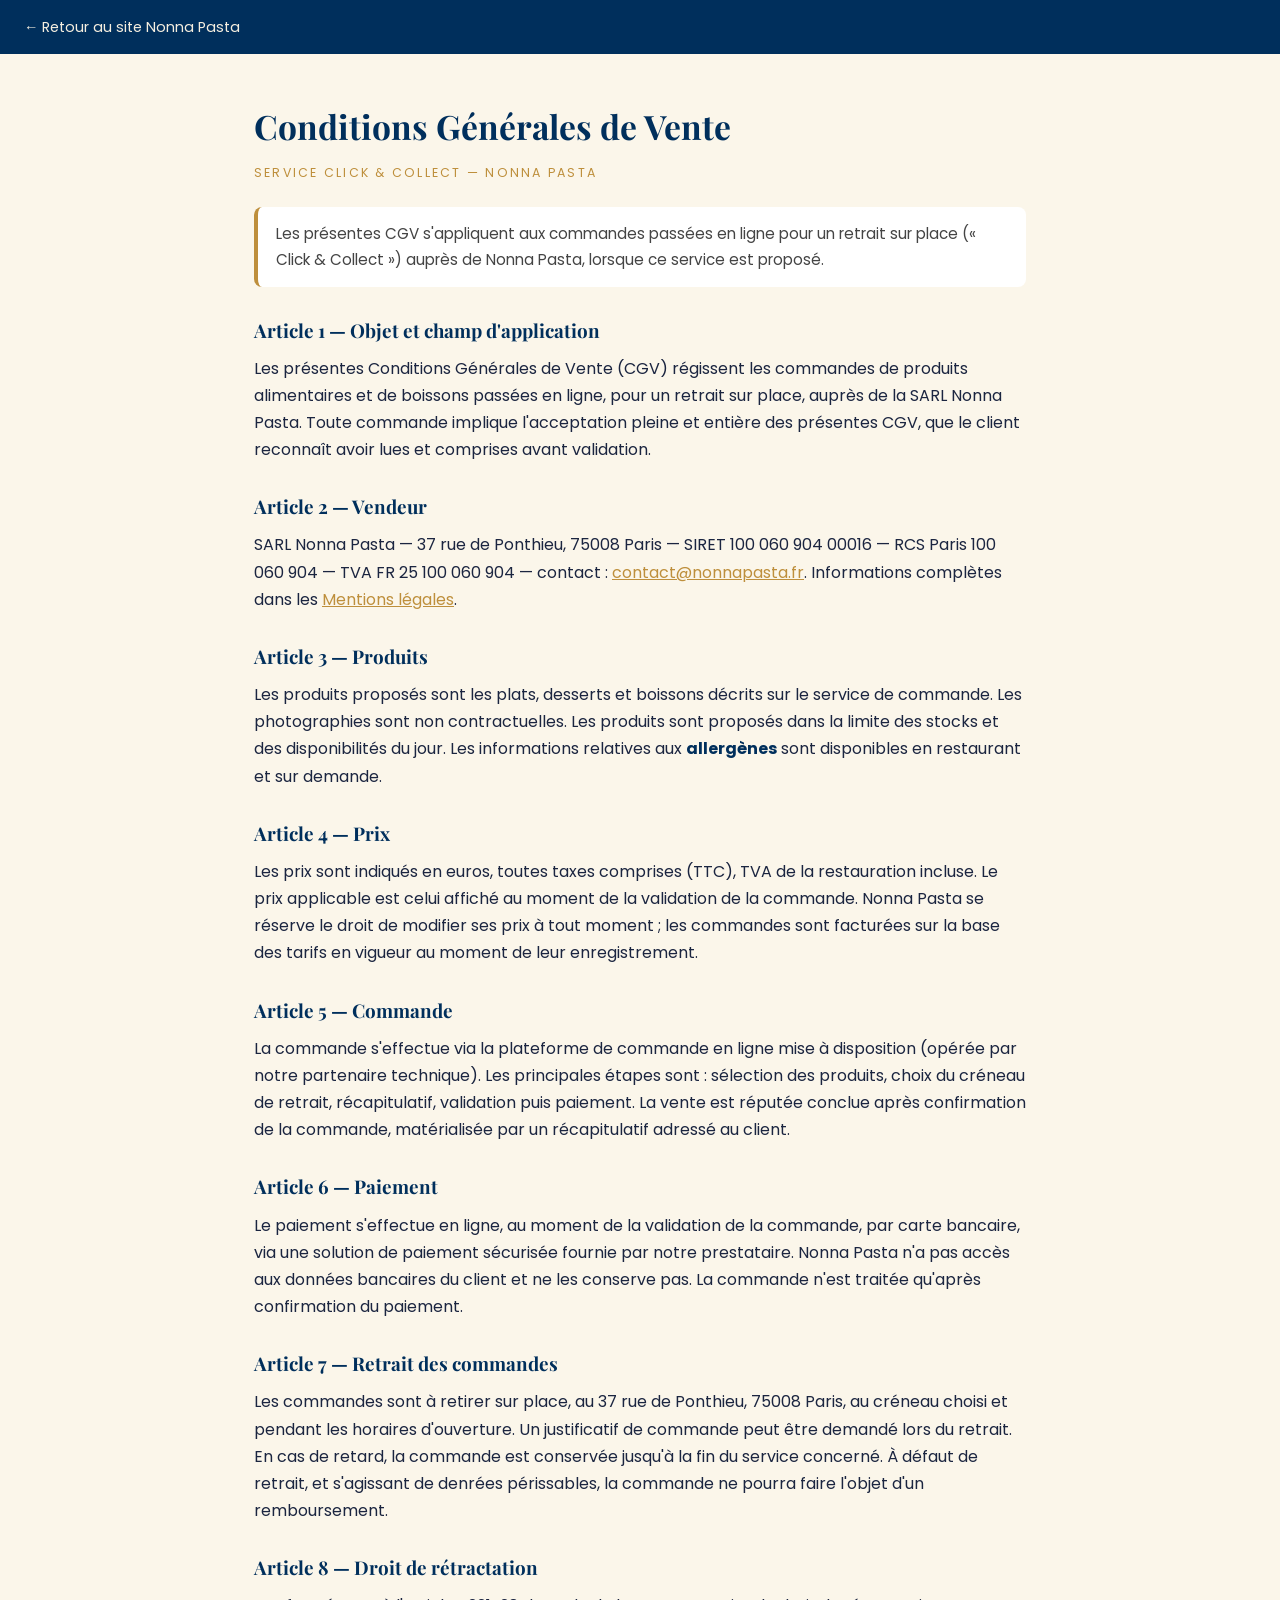
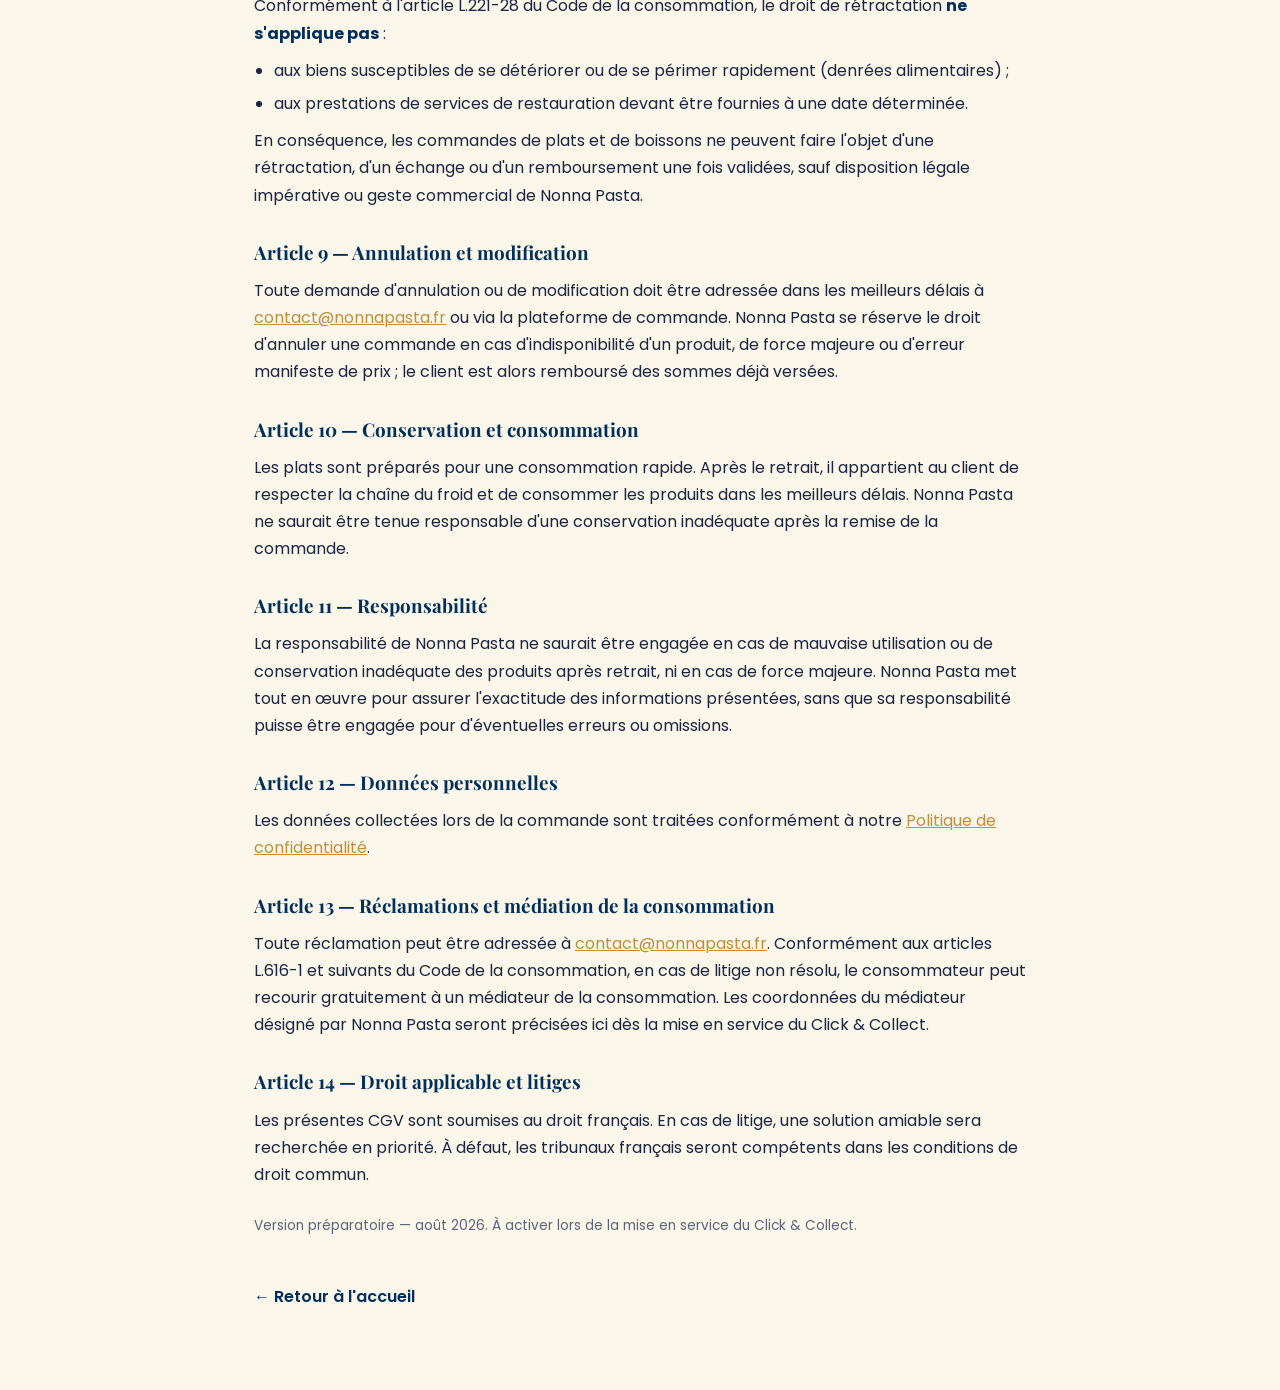
<file: cgv.html>
<!DOCTYPE html>
<html lang="fr">
<head>
<meta charset="UTF-8" />
<meta name="viewport" content="width=device-width, initial-scale=1.0" />
<title>Conditions Générales de Vente — Nonna Pasta</title>
<link rel="icon" href="assets/favicon.svg" type="image/svg+xml" />
<link rel="preconnect" href="https://fonts.googleapis.com" />
<link rel="preconnect" href="https://fonts.gstatic.com" crossorigin />
<link href="https://fonts.googleapis.com/css2?family=Playfair+Display:wght@600;700&family=Poppins:wght@300;400;500;600&display=swap" rel="stylesheet" />
<style>
  :root{--navy:#002f5c;--cream:#f5efe0;--gold:#be8f3c;--ink:#1b2540;--muted:#5b6478}
  *{margin:0;padding:0;box-sizing:border-box}
  body{font-family:"Poppins",-apple-system,BlinkMacSystemFont,"Segoe UI",sans-serif;color:var(--ink);background:#fbf6ea;line-height:1.7}
  .topbar{background:var(--navy);color:var(--cream);padding:15px 24px;font-size:.9rem}
  .topbar a{color:var(--cream);text-decoration:none;border-bottom:1px solid transparent;transition:border-color .2s}
  .topbar a:hover{border-color:var(--cream)}
  .wrap{max-width:820px;margin:0 auto;padding:44px 24px 80px}
  h1{font-family:"Playfair Display",Georgia,serif;color:var(--navy);font-size:clamp(1.7rem,4vw,2.1rem);margin-bottom:6px}
  .sub{color:var(--gold);font-size:.78rem;letter-spacing:.18em;text-transform:uppercase;margin-bottom:24px}
  h2{font-family:"Playfair Display",Georgia,serif;color:var(--navy);font-size:1.18rem;margin:28px 0 8px}
  p{margin-bottom:10px}
  ul{padding-left:20px;margin-bottom:10px}
  li{margin-bottom:6px}
  strong{color:var(--navy)}
  a{color:var(--gold)}
  .note{background:#fff;border-left:4px solid var(--gold);border-radius:8px;padding:14px 18px;margin:18px 0;font-size:.95rem;color:#444}
  .back{display:inline-block;margin-top:36px;color:var(--navy);font-weight:600;text-decoration:none}
  .back:hover{text-decoration:underline}
  .updated{margin-top:26px;font-size:.85rem;color:var(--muted)}
</style>
</head>
<body>
  <div class="topbar"><a href="index.html">← Retour au site Nonna Pasta</a></div>
  <main class="wrap">
    <h1>Conditions Générales de Vente</h1>
    <p class="sub">Service Click &amp; Collect — Nonna Pasta</p>

    <div class="note">
      Les présentes CGV s'appliquent aux commandes passées en ligne pour un retrait sur place
      (« Click &amp; Collect ») auprès de Nonna Pasta, lorsque ce service est proposé.
    </div>

    <h2>Article 1 — Objet et champ d'application</h2>
    <p>Les présentes Conditions Générales de Vente (CGV) régissent les commandes de produits alimentaires
       et de boissons passées en ligne, pour un retrait sur place, auprès de la SARL Nonna Pasta.
       Toute commande implique l'acceptation pleine et entière des présentes CGV, que le client
       reconnaît avoir lues et comprises avant validation.</p>

    <h2>Article 2 — Vendeur</h2>
    <p>SARL Nonna Pasta — 37 rue de Ponthieu, 75008 Paris — SIRET 100 060 904 00016 — RCS Paris 100 060 904 —
       TVA FR 25 100 060 904 — contact : <a href="mailto:contact@nonnapasta.fr">contact@nonnapasta.fr</a>.
       Informations complètes dans les <a href="mentions-legales.html">Mentions légales</a>.</p>

    <h2>Article 3 — Produits</h2>
    <p>Les produits proposés sont les plats, desserts et boissons décrits sur le service de commande.
       Les photographies sont non contractuelles. Les produits sont proposés dans la limite des stocks
       et des disponibilités du jour. Les informations relatives aux <strong>allergènes</strong> sont
       disponibles en restaurant et sur demande.</p>

    <h2>Article 4 — Prix</h2>
    <p>Les prix sont indiqués en euros, toutes taxes comprises (TTC), TVA de la restauration incluse.
       Le prix applicable est celui affiché au moment de la validation de la commande. Nonna Pasta se
       réserve le droit de modifier ses prix à tout moment ; les commandes sont facturées sur la base
       des tarifs en vigueur au moment de leur enregistrement.</p>

    <h2>Article 5 — Commande</h2>
    <p>La commande s'effectue via la plateforme de commande en ligne mise à disposition (opérée par notre
       partenaire technique). Les principales étapes sont : sélection des produits, choix du créneau de
       retrait, récapitulatif, validation puis paiement. La vente est réputée conclue après confirmation
       de la commande, matérialisée par un récapitulatif adressé au client.</p>

    <h2>Article 6 — Paiement</h2>
    <p>Le paiement s'effectue en ligne, au moment de la validation de la commande, par carte bancaire, via
       une solution de paiement sécurisée fournie par notre prestataire. Nonna Pasta n'a pas accès aux
       données bancaires du client et ne les conserve pas. La commande n'est traitée qu'après confirmation
       du paiement.</p>

    <h2>Article 7 — Retrait des commandes</h2>
    <p>Les commandes sont à retirer sur place, au 37 rue de Ponthieu, 75008 Paris, au créneau choisi et
       pendant les horaires d'ouverture. Un justificatif de commande peut être demandé lors du retrait.
       En cas de retard, la commande est conservée jusqu'à la fin du service concerné. À défaut de retrait,
       et s'agissant de denrées périssables, la commande ne pourra faire l'objet d'un remboursement.</p>

    <h2>Article 8 — Droit de rétractation</h2>
    <p>Conformément à l'article L.221-28 du Code de la consommation, le droit de rétractation
       <strong>ne s'applique pas</strong> :</p>
    <ul>
      <li>aux biens susceptibles de se détériorer ou de se périmer rapidement (denrées alimentaires) ;</li>
      <li>aux prestations de services de restauration devant être fournies à une date déterminée.</li>
    </ul>
    <p>En conséquence, les commandes de plats et de boissons ne peuvent faire l'objet d'une rétractation,
       d'un échange ou d'un remboursement une fois validées, sauf disposition légale impérative ou geste
       commercial de Nonna Pasta.</p>

    <h2>Article 9 — Annulation et modification</h2>
    <p>Toute demande d'annulation ou de modification doit être adressée dans les meilleurs délais à
       <a href="mailto:contact@nonnapasta.fr">contact@nonnapasta.fr</a> ou via la plateforme de commande.
       Nonna Pasta se réserve le droit d'annuler une commande en cas d'indisponibilité d'un produit, de
       force majeure ou d'erreur manifeste de prix ; le client est alors remboursé des sommes déjà versées.</p>

    <h2>Article 10 — Conservation et consommation</h2>
    <p>Les plats sont préparés pour une consommation rapide. Après le retrait, il appartient au client de
       respecter la chaîne du froid et de consommer les produits dans les meilleurs délais. Nonna Pasta ne
       saurait être tenue responsable d'une conservation inadéquate après la remise de la commande.</p>

    <h2>Article 11 — Responsabilité</h2>
    <p>La responsabilité de Nonna Pasta ne saurait être engagée en cas de mauvaise utilisation ou de
       conservation inadéquate des produits après retrait, ni en cas de force majeure. Nonna Pasta met tout
       en œuvre pour assurer l'exactitude des informations présentées, sans que sa responsabilité puisse être
       engagée pour d'éventuelles erreurs ou omissions.</p>

    <h2>Article 12 — Données personnelles</h2>
    <p>Les données collectées lors de la commande sont traitées conformément à notre
       <a href="confidentialite.html">Politique de confidentialité</a>.</p>

    <h2>Article 13 — Réclamations et médiation de la consommation</h2>
    <p>Toute réclamation peut être adressée à <a href="mailto:contact@nonnapasta.fr">contact@nonnapasta.fr</a>.
       Conformément aux articles L.616-1 et suivants du Code de la consommation, en cas de litige non résolu,
       le consommateur peut recourir gratuitement à un médiateur de la consommation. Les coordonnées du
       médiateur désigné par Nonna Pasta seront précisées ici dès la mise en service du Click &amp; Collect.</p>

    <h2>Article 14 — Droit applicable et litiges</h2>
    <p>Les présentes CGV sont soumises au droit français. En cas de litige, une solution amiable sera
       recherchée en priorité. À défaut, les tribunaux français seront compétents dans les conditions
       de droit commun.</p>

    <p class="updated">Version préparatoire — août 2026. À activer lors de la mise en service du Click &amp; Collect.</p>
    <a class="back" href="index.html">← Retour à l'accueil</a>
  </main>
</body>
</html>
</file>
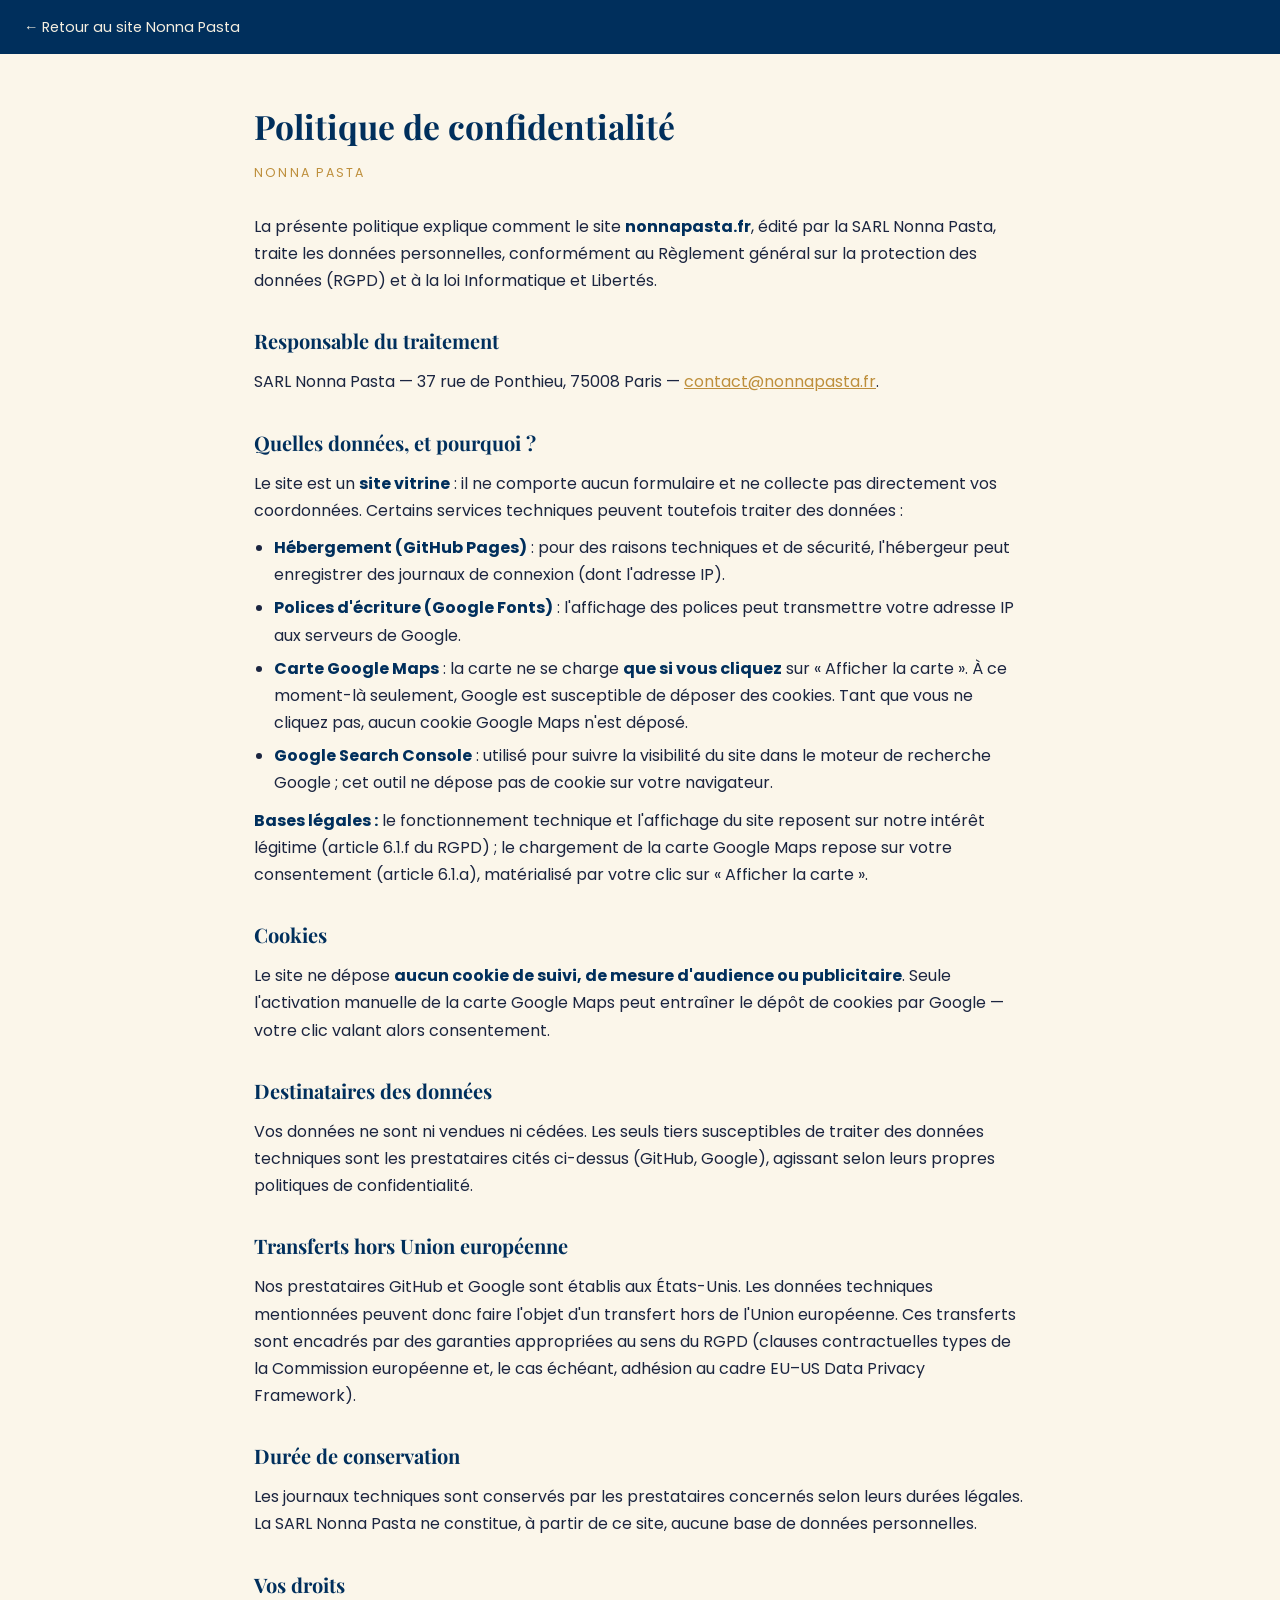
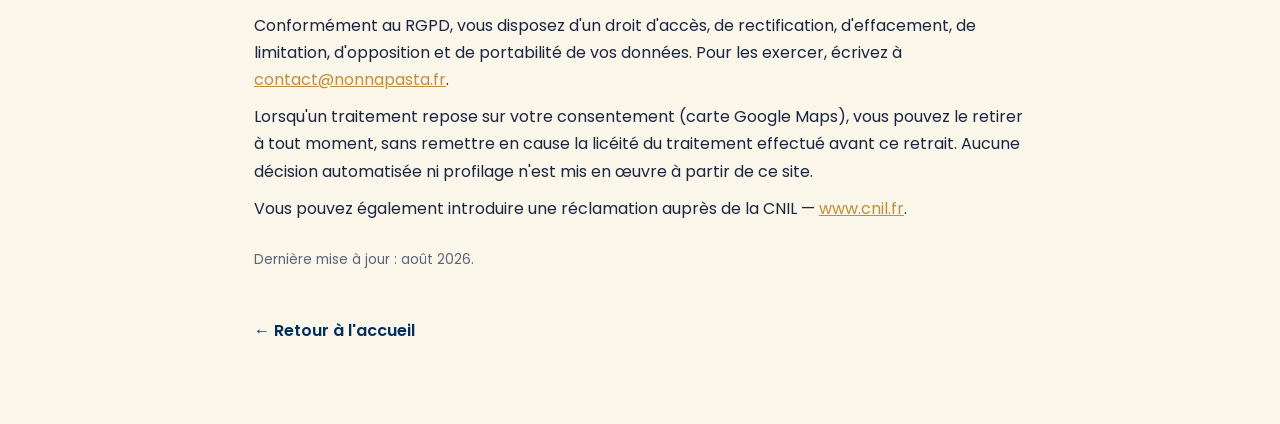
<file: confidentialite.html>
<!DOCTYPE html>
<html lang="fr">
<head>
<meta charset="UTF-8" />
<meta name="viewport" content="width=device-width, initial-scale=1.0" />
<title>Politique de confidentialité — Nonna Pasta</title>
<link rel="icon" href="assets/favicon.svg" type="image/svg+xml" />
<link rel="preconnect" href="https://fonts.googleapis.com" />
<link rel="preconnect" href="https://fonts.gstatic.com" crossorigin />
<link href="https://fonts.googleapis.com/css2?family=Playfair+Display:wght@600;700&family=Poppins:wght@300;400;500;600&display=swap" rel="stylesheet" />
<style>
  :root{--navy:#002f5c;--cream:#f5efe0;--gold:#be8f3c;--ink:#1b2540;--muted:#5b6478}
  *{margin:0;padding:0;box-sizing:border-box}
  body{font-family:"Poppins",-apple-system,BlinkMacSystemFont,"Segoe UI",sans-serif;color:var(--ink);background:#fbf6ea;line-height:1.7}
  .topbar{background:var(--navy);color:var(--cream);padding:15px 24px;font-size:.9rem}
  .topbar a{color:var(--cream);text-decoration:none;border-bottom:1px solid transparent;transition:border-color .2s}
  .topbar a:hover{border-color:var(--cream)}
  .wrap{max-width:820px;margin:0 auto;padding:44px 24px 80px}
  h1{font-family:"Playfair Display",Georgia,serif;color:var(--navy);font-size:clamp(1.7rem,4vw,2.1rem);margin-bottom:6px}
  .sub{color:var(--gold);font-size:.78rem;letter-spacing:.18em;text-transform:uppercase;margin-bottom:30px}
  h2{font-family:"Playfair Display",Georgia,serif;color:var(--navy);font-size:1.25rem;margin:30px 0 10px}
  p{margin-bottom:10px}
  ul{padding-left:20px;margin-bottom:10px}
  li{margin-bottom:6px}
  strong{color:var(--navy)}
  a{color:var(--gold)}
  .back{display:inline-block;margin-top:36px;color:var(--navy);font-weight:600;text-decoration:none}
  .back:hover{text-decoration:underline}
  .updated{margin-top:26px;font-size:.85rem;color:var(--muted)}
</style>
</head>
<body>
  <div class="topbar"><a href="index.html">← Retour au site Nonna Pasta</a></div>
  <main class="wrap">
    <h1>Politique de confidentialité</h1>
    <p class="sub">Nonna Pasta</p>

    <p>La présente politique explique comment le site <strong>nonnapasta.fr</strong>, édité par la
       SARL Nonna Pasta, traite les données personnelles, conformément au Règlement général sur la
       protection des données (RGPD) et à la loi Informatique et Libertés.</p>

    <h2>Responsable du traitement</h2>
    <p>SARL Nonna Pasta — 37 rue de Ponthieu, 75008 Paris —
       <a href="mailto:contact@nonnapasta.fr">contact@nonnapasta.fr</a>.</p>

    <h2>Quelles données, et pourquoi&nbsp;?</h2>
    <p>Le site est un <strong>site vitrine</strong> : il ne comporte aucun formulaire et ne collecte pas
       directement vos coordonnées. Certains services techniques peuvent toutefois traiter des données&nbsp;:</p>
    <ul>
      <li><strong>Hébergement (GitHub Pages)</strong> : pour des raisons techniques et de sécurité,
          l'hébergeur peut enregistrer des journaux de connexion (dont l'adresse IP).</li>
      <li><strong>Polices d'écriture (Google Fonts)</strong> : l'affichage des polices peut transmettre
          votre adresse IP aux serveurs de Google.</li>
      <li><strong>Carte Google Maps</strong> : la carte ne se charge <strong>que si vous cliquez</strong> sur
          « Afficher la carte ». À ce moment-là seulement, Google est susceptible de déposer des cookies.
          Tant que vous ne cliquez pas, aucun cookie Google Maps n'est déposé.</li>
      <li><strong>Google Search Console</strong> : utilisé pour suivre la visibilité du site dans le moteur
          de recherche Google ; cet outil ne dépose pas de cookie sur votre navigateur.</li>
    </ul>
    <p><strong>Bases légales :</strong> le fonctionnement technique et l'affichage du site reposent sur notre
       intérêt légitime (article 6.1.f du RGPD) ; le chargement de la carte Google Maps repose sur votre
       consentement (article 6.1.a), matérialisé par votre clic sur « Afficher la carte ».</p>

    <h2>Cookies</h2>
    <p>Le site ne dépose <strong>aucun cookie de suivi, de mesure d'audience ou publicitaire</strong>.
       Seule l'activation manuelle de la carte Google Maps peut entraîner le dépôt de cookies par Google —
       votre clic valant alors consentement.</p>

    <h2>Destinataires des données</h2>
    <p>Vos données ne sont ni vendues ni cédées. Les seuls tiers susceptibles de traiter des données
       techniques sont les prestataires cités ci-dessus (GitHub, Google), agissant selon leurs propres
       politiques de confidentialité.</p>

    <h2>Transferts hors Union européenne</h2>
    <p>Nos prestataires GitHub et Google sont établis aux États-Unis. Les données techniques mentionnées
       peuvent donc faire l'objet d'un transfert hors de l'Union européenne. Ces transferts sont encadrés
       par des garanties appropriées au sens du RGPD (clauses contractuelles types de la Commission
       européenne et, le cas échéant, adhésion au cadre EU–US Data Privacy Framework).</p>

    <h2>Durée de conservation</h2>
    <p>Les journaux techniques sont conservés par les prestataires concernés selon leurs durées légales.
       La SARL Nonna Pasta ne constitue, à partir de ce site, aucune base de données personnelles.</p>

    <h2>Vos droits</h2>
    <p>Conformément au RGPD, vous disposez d'un droit d'accès, de rectification, d'effacement, de limitation,
       d'opposition et de portabilité de vos données. Pour les exercer, écrivez à
       <a href="mailto:contact@nonnapasta.fr">contact@nonnapasta.fr</a>.</p>
    <p>Lorsqu'un traitement repose sur votre consentement (carte Google Maps), vous pouvez le retirer à tout
       moment, sans remettre en cause la licéité du traitement effectué avant ce retrait. Aucune décision
       automatisée ni profilage n'est mis en œuvre à partir de ce site.</p>
    <p>Vous pouvez également introduire une réclamation auprès de la CNIL —
       <a href="https://www.cnil.fr" target="_blank" rel="noopener">www.cnil.fr</a>.</p>

    <p class="updated">Dernière mise à jour : août 2026.</p>
    <a class="back" href="index.html">← Retour à l'accueil</a>
  </main>
</body>
</html>
</file>
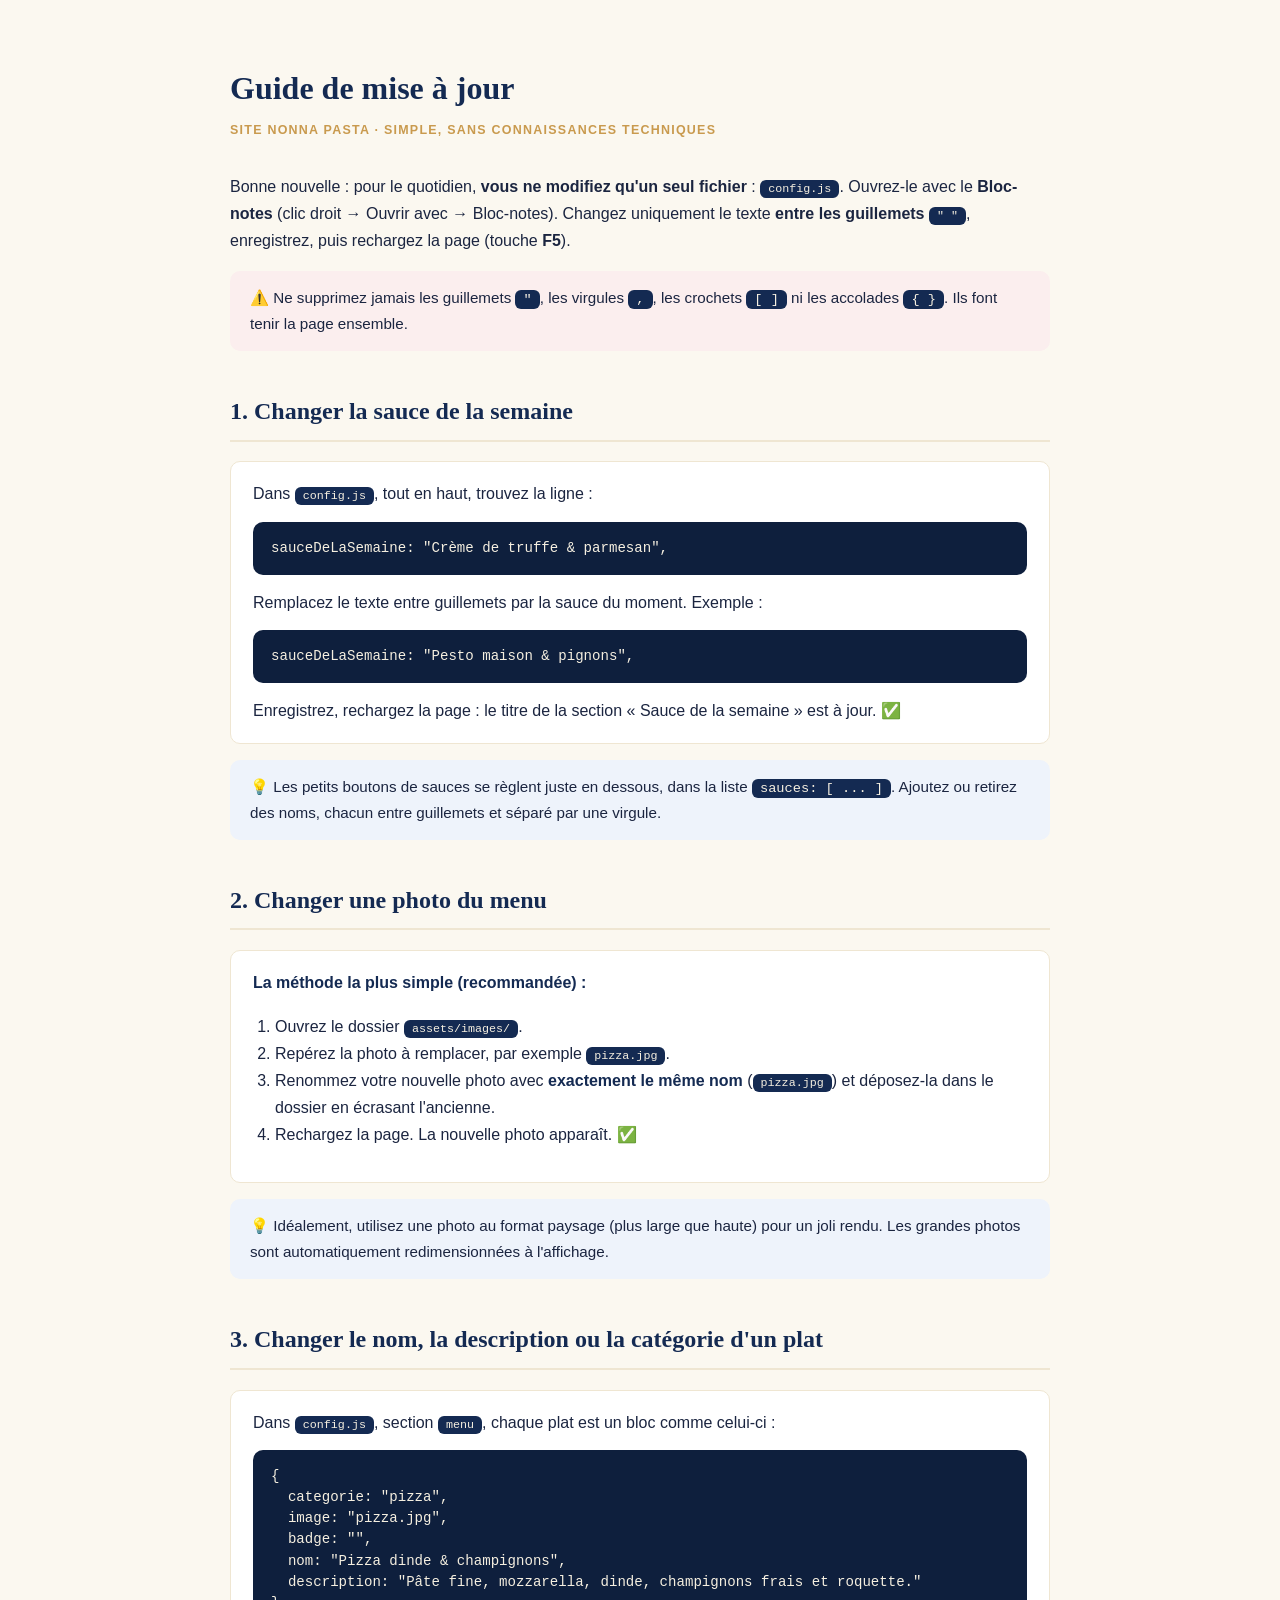
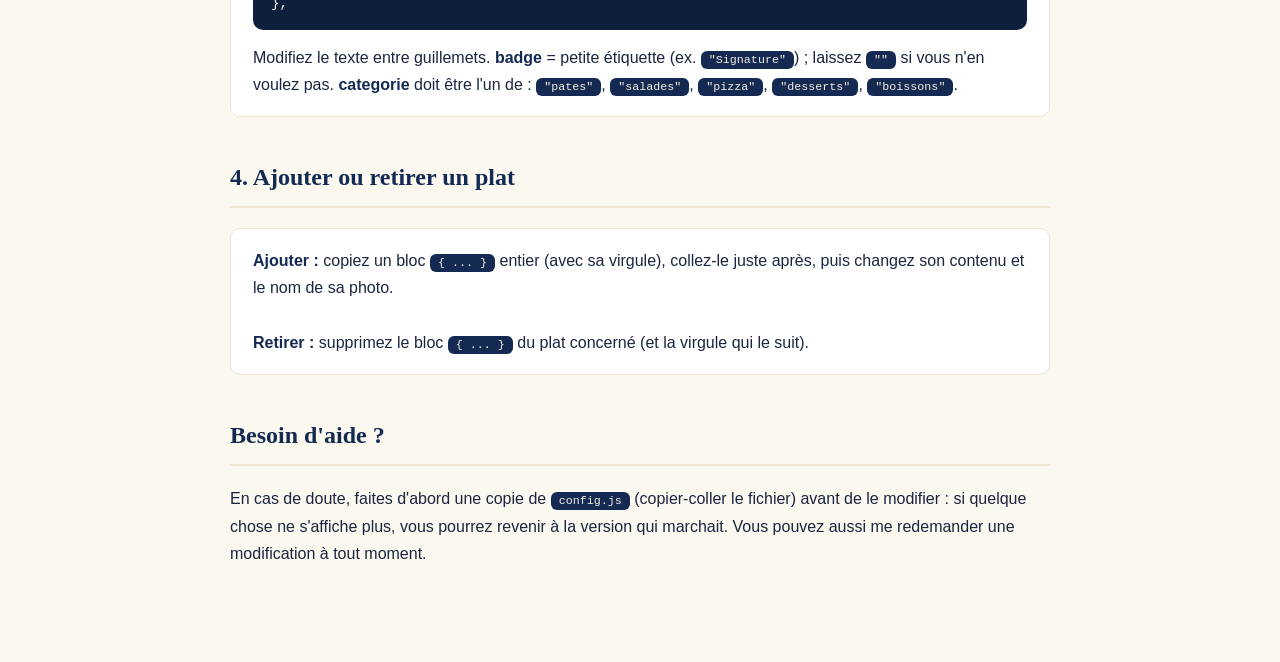
<file: GUIDE.html>
<!DOCTYPE html>
<html lang="fr">
<head>
<meta charset="UTF-8" />
<meta name="viewport" content="width=device-width, initial-scale=1.0" />
<title>Guide — Mettre à jour le site Nonna Pasta</title>
<style>
  body{font-family:-apple-system,BlinkMacSystemFont,"Segoe UI",Roboto,sans-serif;
    max-width:820px;margin:0 auto;padding:40px 24px 80px;color:#1b2540;line-height:1.7;background:#fbf8f0}
  h1{font-family:Georgia,serif;color:#142a52;font-size:2rem;margin-bottom:4px}
  .sub{color:#c99a4e;font-weight:600;letter-spacing:.1em;text-transform:uppercase;font-size:.78rem;margin-bottom:32px}
  h2{font-family:Georgia,serif;color:#142a52;margin-top:40px;border-bottom:2px solid #efe6d2;padding-bottom:8px}
  code{background:#142a52;color:#f5efe0;padding:2px 8px;border-radius:6px;font-size:.9em}
  .file{background:#fff;border:1px solid #efe6d2;border-left:4px solid #c99a4e;border-radius:8px;padding:16px 20px;margin:16px 0}
  .step{background:#fff;border:1px solid #efe6d2;border-radius:10px;padding:18px 22px;margin:14px 0}
  .step b{color:#142a52}
  .tip{background:#eef3fb;border-radius:10px;padding:14px 20px;margin:16px 0;font-size:.95rem}
  .warn{background:#fbeeee;border-radius:10px;padding:14px 20px;margin:16px 0;font-size:.95rem}
  pre{background:#0e1f3d;color:#f5efe0;padding:16px 18px;border-radius:10px;overflow-x:auto;font-size:.88rem;line-height:1.5}
  ol{padding-left:22px}
</style>
</head>
<body>
  <h1>Guide de mise à jour</h1>
  <div class="sub">Site Nonna Pasta · simple, sans connaissances techniques</div>

  <p>Bonne nouvelle : pour le quotidien, <b>vous ne modifiez qu'un seul fichier</b> :
  <code>config.js</code>. Ouvrez-le avec le <b>Bloc-notes</b> (clic droit → Ouvrir avec →
  Bloc-notes). Changez uniquement le texte <b>entre les guillemets</b> <code>"  "</code>,
  enregistrez, puis rechargez la page (touche <b>F5</b>).</p>

  <div class="warn">⚠️ Ne supprimez jamais les guillemets <code>"</code>, les virgules <code>,</code>,
  les crochets <code>[ ]</code> ni les accolades <code>{ }</code>. Ils font tenir la page ensemble.</div>

  <h2>1. Changer la sauce de la semaine</h2>
  <div class="step">
    Dans <code>config.js</code>, tout en haut, trouvez la ligne :
    <pre>sauceDeLaSemaine: "Crème de truffe &amp; parmesan",</pre>
    Remplacez le texte entre guillemets par la sauce du moment. Exemple :
    <pre>sauceDeLaSemaine: "Pesto maison &amp; pignons",</pre>
    Enregistrez, rechargez la page : le titre de la section « Sauce de la semaine » est à jour. ✅
  </div>
  <div class="tip">💡 Les petits boutons de sauces se règlent juste en dessous, dans la liste
  <code>sauces: [ ... ]</code>. Ajoutez ou retirez des noms, chacun entre guillemets et séparé par une virgule.</div>

  <h2>2. Changer une photo du menu</h2>
  <div class="step">
    <b>La méthode la plus simple (recommandée) :</b>
    <ol>
      <li>Ouvrez le dossier <code>assets/images/</code>.</li>
      <li>Repérez la photo à remplacer, par exemple <code>pizza.jpg</code>.</li>
      <li>Renommez votre nouvelle photo avec <b>exactement le même nom</b> (<code>pizza.jpg</code>)
          et déposez-la dans le dossier en écrasant l'ancienne.</li>
      <li>Rechargez la page. La nouvelle photo apparaît. ✅</li>
    </ol>
  </div>
  <div class="tip">💡 Idéalement, utilisez une photo au format paysage (plus large que haute) pour un joli rendu.
  Les grandes photos sont automatiquement redimensionnées à l'affichage.</div>

  <h2>3. Changer le nom, la description ou la catégorie d'un plat</h2>
  <div class="step">
    Dans <code>config.js</code>, section <code>menu</code>, chaque plat est un bloc comme celui-ci :
    <pre>{
  categorie: "pizza",
  image: "pizza.jpg",
  badge: "",
  nom: "Pizza dinde &amp; champignons",
  description: "Pâte fine, mozzarella, dinde, champignons frais et roquette."
},</pre>
    Modifiez le texte entre guillemets. <b>badge</b> = petite étiquette (ex. <code>"Signature"</code>) ;
    laissez <code>""</code> si vous n'en voulez pas. <b>categorie</b> doit être l'un de :
    <code>"pates"</code>, <code>"salades"</code>, <code>"pizza"</code>, <code>"desserts"</code>, <code>"boissons"</code>.
  </div>

  <h2>4. Ajouter ou retirer un plat</h2>
  <div class="step">
    <b>Ajouter :</b> copiez un bloc <code>{ ... }</code> entier (avec sa virgule), collez-le juste après,
    puis changez son contenu et le nom de sa photo.<br /><br />
    <b>Retirer :</b> supprimez le bloc <code>{ ... }</code> du plat concerné (et la virgule qui le suit).
  </div>

  <h2>Besoin d'aide ?</h2>
  <p>En cas de doute, faites d'abord une copie de <code>config.js</code> (copier-coller le fichier)
  avant de le modifier : si quelque chose ne s'affiche plus, vous pourrez revenir à la version qui marchait.
  Vous pouvez aussi me redemander une modification à tout moment.</p>
</body>
</html>
</file>
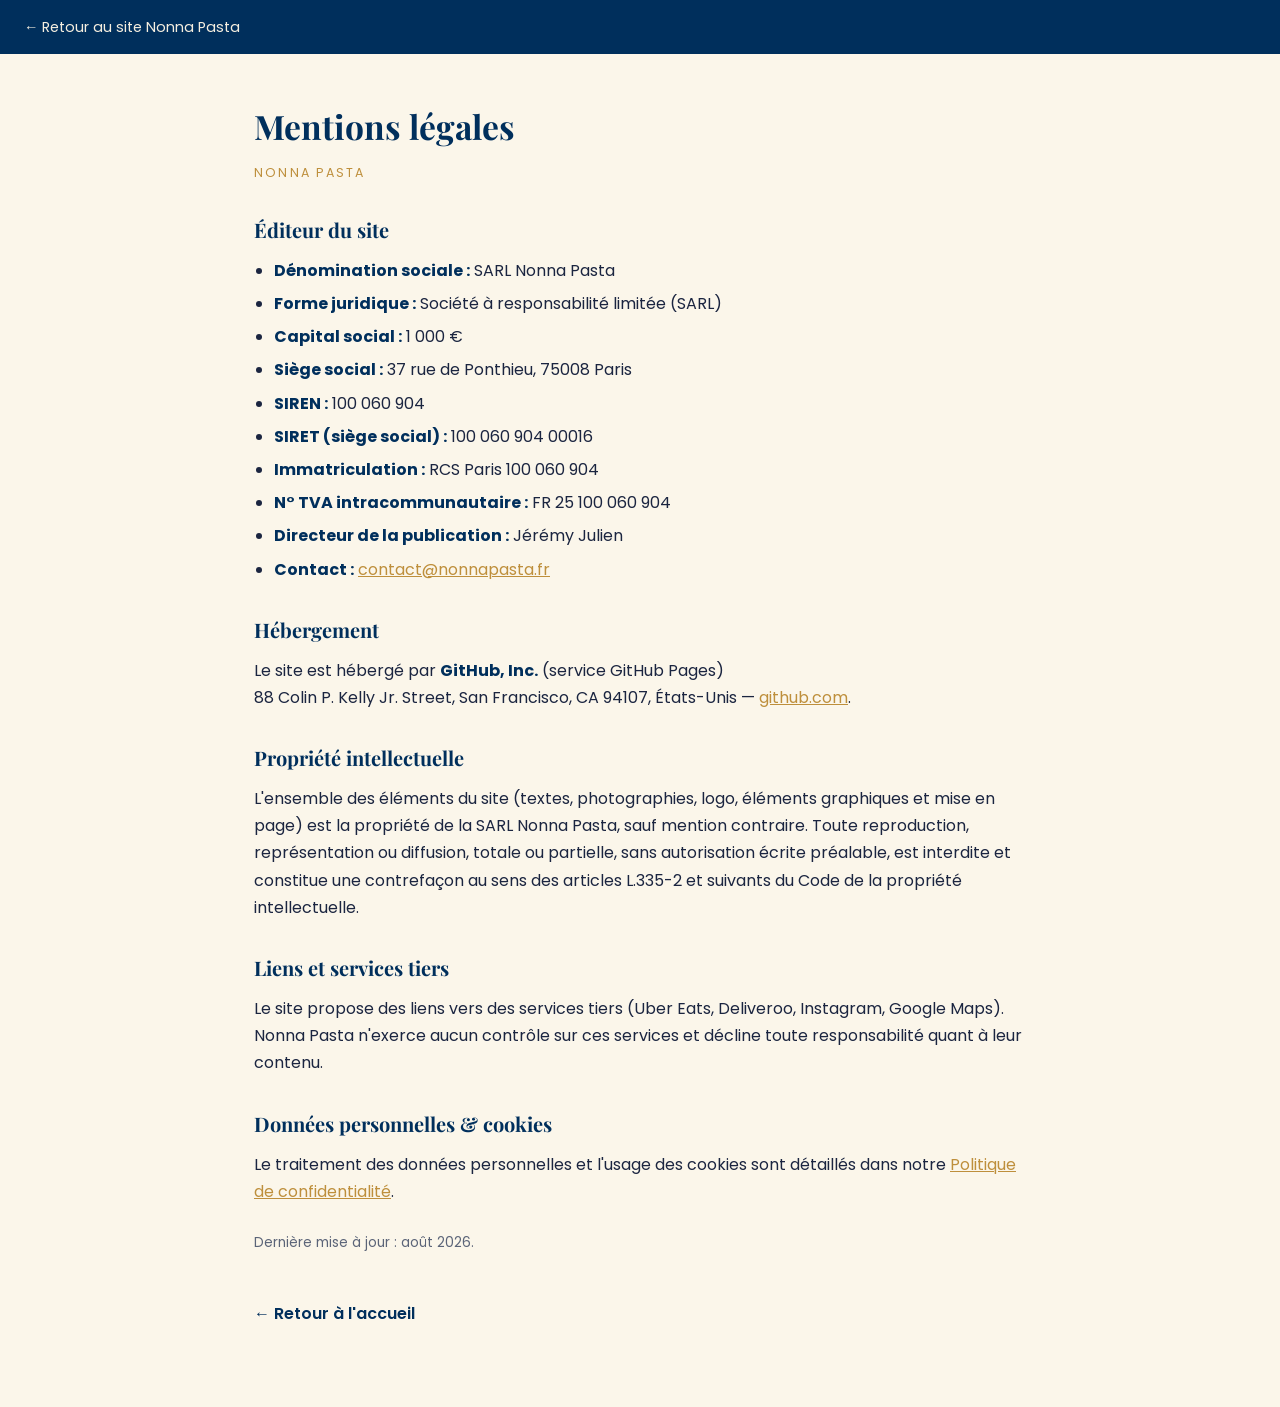
<file: mentions-legales.html>
<!DOCTYPE html>
<html lang="fr">
<head>
<meta charset="UTF-8" />
<meta name="viewport" content="width=device-width, initial-scale=1.0" />
<title>Mentions légales — Nonna Pasta</title>
<link rel="icon" href="assets/favicon.svg" type="image/svg+xml" />
<link rel="preconnect" href="https://fonts.googleapis.com" />
<link rel="preconnect" href="https://fonts.gstatic.com" crossorigin />
<link href="https://fonts.googleapis.com/css2?family=Playfair+Display:wght@600;700&family=Poppins:wght@300;400;500;600&display=swap" rel="stylesheet" />
<style>
  :root{--navy:#002f5c;--cream:#f5efe0;--gold:#be8f3c;--ink:#1b2540;--muted:#5b6478}
  *{margin:0;padding:0;box-sizing:border-box}
  body{font-family:"Poppins",-apple-system,BlinkMacSystemFont,"Segoe UI",sans-serif;color:var(--ink);background:#fbf6ea;line-height:1.7}
  .topbar{background:var(--navy);color:var(--cream);padding:15px 24px;font-size:.9rem}
  .topbar a{color:var(--cream);text-decoration:none;border-bottom:1px solid transparent;transition:border-color .2s}
  .topbar a:hover{border-color:var(--cream)}
  .wrap{max-width:820px;margin:0 auto;padding:44px 24px 80px}
  h1{font-family:"Playfair Display",Georgia,serif;color:var(--navy);font-size:clamp(1.7rem,4vw,2.1rem);margin-bottom:6px}
  .sub{color:var(--gold);font-size:.78rem;letter-spacing:.18em;text-transform:uppercase;margin-bottom:30px}
  h2{font-family:"Playfair Display",Georgia,serif;color:var(--navy);font-size:1.25rem;margin:30px 0 10px}
  p{margin-bottom:10px}
  ul{padding-left:20px;margin-bottom:10px}
  li{margin-bottom:6px}
  strong{color:var(--navy)}
  a{color:var(--gold)}
  .back{display:inline-block;margin-top:36px;color:var(--navy);font-weight:600;text-decoration:none}
  .back:hover{text-decoration:underline}
  .updated{margin-top:26px;font-size:.85rem;color:var(--muted)}
</style>
</head>
<body>
  <div class="topbar"><a href="index.html">← Retour au site Nonna Pasta</a></div>
  <main class="wrap">
    <h1>Mentions légales</h1>
    <p class="sub">Nonna Pasta</p>

    <h2>Éditeur du site</h2>
    <ul>
      <li><strong>Dénomination sociale :</strong> SARL Nonna Pasta</li>
      <li><strong>Forme juridique :</strong> Société à responsabilité limitée (SARL)</li>
      <li><strong>Capital social :</strong> 1 000 €</li>
      <li><strong>Siège social :</strong> 37 rue de Ponthieu, 75008 Paris</li>
      <li><strong>SIREN :</strong> 100 060 904</li>
      <li><strong>SIRET (siège social) :</strong> 100 060 904 00016</li>
      <li><strong>Immatriculation :</strong> RCS Paris 100 060 904</li>
      <li><strong>N° TVA intracommunautaire :</strong> FR 25 100 060 904</li>
      <li><strong>Directeur de la publication :</strong> Jérémy Julien</li>
      <li><strong>Contact :</strong> <a href="mailto:contact@nonnapasta.fr">contact@nonnapasta.fr</a></li>
    </ul>

    <h2>Hébergement</h2>
    <p>Le site est hébergé par <strong>GitHub, Inc.</strong> (service GitHub&nbsp;Pages)<br />
       88 Colin P. Kelly Jr. Street, San Francisco, CA 94107, États-Unis —
       <a href="https://github.com" target="_blank" rel="noopener">github.com</a>.</p>

    <h2>Propriété intellectuelle</h2>
    <p>L'ensemble des éléments du site (textes, photographies, logo, éléments graphiques et mise en page)
       est la propriété de la SARL Nonna Pasta, sauf mention contraire. Toute reproduction, représentation
       ou diffusion, totale ou partielle, sans autorisation écrite préalable, est interdite et constitue
       une contrefaçon au sens des articles L.335-2 et suivants du Code de la propriété intellectuelle.</p>

    <h2>Liens et services tiers</h2>
    <p>Le site propose des liens vers des services tiers (Uber Eats, Deliveroo, Instagram, Google Maps).
       Nonna Pasta n'exerce aucun contrôle sur ces services et décline toute responsabilité quant à leur contenu.</p>

    <h2>Données personnelles &amp; cookies</h2>
    <p>Le traitement des données personnelles et l'usage des cookies sont détaillés dans notre
       <a href="confidentialite.html">Politique de confidentialité</a>.</p>

    <p class="updated">Dernière mise à jour : août 2026.</p>
    <a class="back" href="index.html">← Retour à l'accueil</a>
  </main>
</body>
</html>
</file>
<file: styles.css>
/* ===================================================================
   NONNA PASTA — styles
   Palette : bleu marine + crème + or chaud + azzurro
   =================================================================== */
:root{
  --navy:#002f5c;        /* PANTONE 540 C (charte officielle) */
  --navy-deep:#00213f;
  --navy-soft:#0c4a7a;
  --blue:#8fb3d4;
  --blue-light:#b8cfe0;  /* PANTONE 544 C */
  --cream:#f4e9cf;
  --cream-2:#ebdcb8;
  --paper:#fbf6ea;
  --gold:#be8f3c;        /* version dorée lisible sur fond clair (issue du 155 C) */
  --gold-soft:#ecd6a9;   /* PANTONE 155 C */
  --ink:#122a4a;
  --muted:#5b6478;
  --white:#ffffff;
  --radius:16px;
  --radius-lg:26px;
  --shadow-sm:0 6px 20px rgba(20,42,82,.08);
  --shadow:0 18px 50px rgba(20,42,82,.14);
  --shadow-lg:0 30px 70px rgba(14,31,61,.28);
  --serif:"Playfair Display", Georgia, "Times New Roman", serif;
  --sans:"Poppins", -apple-system, BlinkMacSystemFont, "Segoe UI", Roboto, sans-serif;
  --maxw:1200px;
}

*{box-sizing:border-box;margin:0;padding:0}
html{scroll-behavior:smooth}
body{
  font-family:var(--sans);
  color:var(--ink);
  background:var(--paper);
  line-height:1.65;
  -webkit-font-smoothing:antialiased;
  overflow-x:hidden;
}
img{display:block;max-width:100%;height:auto}
a{color:inherit;text-decoration:none}
.container{width:100%;max-width:var(--maxw);margin:0 auto;padding:0 24px}

h1,h2,h3{font-family:var(--serif);font-weight:600;line-height:1.14;color:var(--navy)}
h2{font-size:clamp(1.9rem,4vw,3rem);letter-spacing:-.01em}
h3{font-size:1.28rem}
.section{padding:clamp(64px,9vw,120px) 0}

.eyebrow{
  font-family:var(--sans);
  text-transform:uppercase;
  letter-spacing:.22em;
  font-size:.74rem;
  font-weight:600;
  color:var(--gold);
  margin-bottom:14px;
}
.eyebrow-light{color:var(--gold-soft)}

.section-head{max-width:720px;margin:0 auto 52px;text-align:center}
.section-sub{margin-top:16px;color:var(--muted);font-size:1.05rem}
.section-sub-light{color:rgba(245,239,224,.78)}

/* ---------- Buttons ---------- */
.btn{
  display:inline-flex;align-items:center;justify-content:center;
  gap:8px;padding:14px 28px;border-radius:999px;
  font-weight:600;font-size:.95rem;letter-spacing:.01em;
  cursor:pointer;border:1.5px solid transparent;
  transition:transform .25s ease, box-shadow .25s ease, background .25s ease, color .25s ease;
  white-space:nowrap;
}
.btn:hover{transform:translateY(-2px)}
.btn-gold{background:var(--gold);color:var(--navy-deep);box-shadow:0 12px 28px rgba(201,154,78,.4)}
.btn-gold:hover{background:var(--gold-soft)}
.btn-ghost{background:rgba(255,255,255,.08);color:var(--cream);border-color:rgba(245,239,224,.55);backdrop-filter:blur(4px)}
.btn-ghost:hover{background:rgba(255,255,255,.16)}
.btn-navy{background:var(--navy);color:var(--cream)}
.btn-navy:hover{background:var(--navy-deep)}
.btn-outline{background:transparent;color:var(--navy);border-color:var(--navy)}
.btn-outline:hover{background:var(--navy);color:var(--cream)}
.btn-nav{background:var(--gold);color:var(--navy-deep);padding:10px 22px}
.btn-nav:hover{background:var(--gold-soft)}

.link-arrow{display:inline-block;margin-top:20px;font-weight:600;color:var(--gold);border-bottom:2px solid transparent;transition:border-color .2s,gap .2s}
.link-arrow:hover{border-color:var(--gold)}
.link-light{color:var(--gold-soft)}

/* ---------- Header ---------- */
.site-header{
  position:fixed;top:0;left:0;right:0;z-index:100;
  padding:18px 0;transition:padding .3s ease, background .3s ease, box-shadow .3s ease;
}
.site-header.scrolled{
  padding:10px 0;background:rgba(251,248,240,.92);
  backdrop-filter:blur(10px);box-shadow:0 6px 24px rgba(20,42,82,.1);
}
.header-inner{display:flex;align-items:center;justify-content:space-between;gap:20px}
.brand{display:flex;align-items:center;gap:12px}
.brand-fork{font-size:1.5rem;filter:saturate(0) brightness(0) invert(1);opacity:.9;transition:filter .3s}
.scrolled .brand-fork{filter:none;opacity:1}
.brand-text{display:flex;flex-direction:column;line-height:1.05}
.brand-name{font-family:var(--serif);font-weight:700;font-size:1.35rem;color:var(--cream);transition:color .3s}
.brand-sub{font-size:.62rem;letter-spacing:.24em;text-transform:uppercase;color:var(--gold-soft);transition:color .3s}
.scrolled .brand-name{color:var(--navy)}
.scrolled .brand-sub{color:var(--gold)}

.nav{display:flex;align-items:center;gap:30px}
.nav a{font-size:.92rem;font-weight:500;color:var(--cream);position:relative;transition:color .25s}
.nav a:not(.btn)::after{content:"";position:absolute;left:0;bottom:-6px;width:0;height:2px;background:var(--gold);transition:width .25s}
.nav a:not(.btn):hover::after{width:100%}
.scrolled .nav a{color:var(--navy)}
.scrolled .nav a.btn-nav{color:var(--navy-deep)}

.nav-toggle{display:none;flex-direction:column;gap:5px;background:none;border:0;cursor:pointer;padding:8px}
.nav-toggle span{width:26px;height:2.5px;background:var(--cream);border-radius:2px;transition:.3s}
.scrolled .nav-toggle span{background:var(--navy)}

/* ---------- Hero ---------- */
.hero{position:relative;min-height:100vh;display:flex;align-items:center;color:var(--cream);overflow:hidden}
.hero-media{position:absolute;inset:0;z-index:0}
.hero-media img{width:100%;height:100%;object-fit:cover;transform:scale(1.06);animation:heroZoom 14s ease-out forwards}
@keyframes heroZoom{to{transform:scale(1)}}
.hero-overlay{position:absolute;inset:0;z-index:1;
  background:linear-gradient(180deg,rgba(0,33,63,.80) 0%,rgba(0,33,63,.44) 40%,rgba(0,33,63,.74) 100%);}
.hero-content{position:relative;z-index:2;padding-top:90px;padding-bottom:60px;max-width:820px}
.hero-kicker{text-transform:uppercase;letter-spacing:.26em;font-size:.8rem;font-weight:600;color:var(--gold-soft);margin-bottom:22px}
.hero-title{font-size:clamp(2.4rem,6vw,4.4rem);color:var(--white);text-shadow:0 4px 30px rgba(0,0,0,.35)}
.hero-lead{margin-top:24px;font-size:clamp(1.05rem,2vw,1.28rem);max-width:620px;color:rgba(245,239,224,.94)}
.hero-lead strong{color:var(--white)}
.hero-actions{display:flex;flex-wrap:wrap;gap:16px;margin-top:34px}
.hero-badges{display:flex;flex-wrap:wrap;gap:12px 26px;margin-top:40px;font-size:.9rem;color:rgba(245,239,224,.9)}
.hero-badges span{display:inline-flex;align-items:center;gap:8px}
.scroll-cue{position:absolute;bottom:26px;left:50%;transform:translateX(-50%);z-index:3;
  color:var(--cream);font-size:1.6rem;opacity:.85;animation:bounce 2s infinite}
@keyframes bounce{0%,100%{transform:translate(-50%,0)}50%{transform:translate(-50%,10px)}}

/* ---------- Marquee ---------- */
.marquee{background:var(--navy);color:var(--cream);padding:16px 0;overflow:hidden;border-top:1px solid rgba(245,239,224,.12);border-bottom:1px solid rgba(245,239,224,.12)}
.marquee-track{display:flex;align-items:center;gap:26px;white-space:nowrap;width:max-content;animation:scrollX 26s linear infinite;font-family:var(--serif);font-style:italic;font-size:1.15rem}
.marquee-track .dot{color:var(--gold-soft)}
@keyframes scrollX{from{transform:translateX(0)}to{transform:translateX(-50%)}}

/* ---------- Concept ---------- */
.concept{background:var(--paper)}
.concept-grid{display:grid;grid-template-columns:1.05fr 1fr;gap:60px;align-items:center}
.concept-text p{color:var(--muted);margin-top:16px}
.concept-text strong{color:var(--navy)}
.concept-media{position:relative}
.concept-media img{border-radius:var(--radius-lg);box-shadow:var(--shadow);width:100%;aspect-ratio:5/4;object-fit:cover}
.concept-media::before{content:"";position:absolute;inset:18px -18px -18px 18px;border:2px solid var(--gold-soft);border-radius:var(--radius-lg);z-index:-1}

.features{display:grid;grid-template-columns:repeat(4,1fr);gap:22px;margin-top:74px}
.feature{background:var(--white);border:1px solid var(--cream-2);border-radius:var(--radius);padding:28px 24px;box-shadow:var(--shadow-sm);transition:transform .3s,box-shadow .3s}
.feature:hover{transform:translateY(-6px);box-shadow:var(--shadow)}
.feature-ic{font-size:1.9rem;display:block;margin-bottom:12px}
.feature h3{font-size:1.12rem;margin-bottom:8px}
.feature p{font-size:.92rem;color:var(--muted)}

/* ---------- Sauce de la semaine ---------- */
.semaine{background:var(--navy);color:var(--cream);position:relative;overflow:hidden}
.semaine::before{content:"";position:absolute;inset:0;opacity:.06;
  background-image:repeating-linear-gradient(90deg,var(--cream) 0 2px,transparent 2px 26px);}
.semaine-grid{position:relative;display:grid;grid-template-columns:1fr 1.05fr;gap:60px;align-items:center}
.semaine-media{position:relative}
.semaine-media img{border-radius:var(--radius-lg);box-shadow:var(--shadow-lg);width:100%;aspect-ratio:5/4;object-fit:cover}
.semaine-stamp{position:absolute;bottom:-22px;right:-10px;background:var(--gold);color:var(--navy-deep);
  font-family:var(--serif);font-style:italic;font-weight:700;text-align:center;line-height:1.1;
  padding:18px 22px;border-radius:50%;width:120px;height:120px;display:flex;align-items:center;justify-content:center;
  box-shadow:0 14px 30px rgba(0,0,0,.3);transform:rotate(-8deg)}
.semaine-text h2{color:var(--white)}
.semaine-text p{color:rgba(245,239,224,.82);margin-top:16px}
.semaine-current{font-size:1.15rem}
.semaine-current strong{color:var(--gold-soft)}
.semaine-chips{display:flex;flex-wrap:wrap;gap:10px;margin-top:24px}
.chip{font-family:var(--sans);font-size:.85rem;font-weight:500;color:var(--cream);
  background:rgba(245,239,224,.08);border:1px solid rgba(245,239,224,.28);
  padding:8px 16px;border-radius:999px;cursor:pointer;transition:.25s}
.chip:hover{background:rgba(245,239,224,.18)}
.chip.is-active{background:var(--gold);color:var(--navy-deep);border-color:var(--gold)}

/* ---------- Menu ---------- */
.menu{background:linear-gradient(180deg,var(--paper),var(--cream))}
.menu-filters{display:flex;flex-wrap:wrap;justify-content:center;gap:12px;margin-bottom:44px}
.filter{font-family:var(--sans);font-size:.9rem;font-weight:500;color:var(--navy);
  background:var(--white);border:1.5px solid var(--cream-2);padding:9px 22px;border-radius:999px;cursor:pointer;transition:.25s}
.filter:hover{border-color:var(--gold)}
.filter.is-active{background:var(--navy);color:var(--cream);border-color:var(--navy)}

.menu-grid{display:grid;grid-template-columns:repeat(3,1fr);gap:28px}
.dish{background:var(--white);border-radius:var(--radius);overflow:hidden;box-shadow:var(--shadow-sm);
  border:1px solid var(--cream-2);transition:transform .35s,box-shadow .35s;display:flex;flex-direction:column}
.dish:hover{transform:translateY(-8px);box-shadow:var(--shadow)}
.dish-img{overflow:hidden;aspect-ratio:5/4}
.dish-img img{width:100%;height:100%;object-fit:cover;transition:transform .6s ease}
.dish:hover .dish-img img{transform:scale(1.07)}
.dish-body{padding:22px 24px 26px}
.dish-tag{display:inline-block;font-size:.7rem;font-weight:600;text-transform:uppercase;letter-spacing:.14em;
  color:var(--gold);background:rgba(201,154,78,.12);padding:4px 12px;border-radius:999px;margin-bottom:10px}
.dish h3{margin-bottom:8px}
.dish-body p{font-size:.92rem;color:var(--muted)}
.dish.hide{display:none}
.menu-note{text-align:center;margin-top:44px;color:var(--muted);font-size:.9rem}

/* ---------- Ambiance / gallery ---------- */
.ambiance{background:var(--cream)}
.gallery{display:grid;grid-template-columns:repeat(4,1fr);grid-auto-rows:220px;gap:18px}
.g-item{overflow:hidden;border-radius:var(--radius);box-shadow:var(--shadow-sm)}
.g-item img{width:100%;height:100%;object-fit:cover;transition:transform .6s ease}
.g-item:hover img{transform:scale(1.08)}
.g-tall{grid-row:span 2}

/* ---------- Commander ---------- */
.commander{background:var(--navy-deep);color:var(--cream)}
.order-cards{display:grid;grid-template-columns:repeat(auto-fit,minmax(230px,1fr));gap:24px}
.order-card{position:relative;background:linear-gradient(160deg,rgba(245,239,224,.09),rgba(245,239,224,.03));
  border:1px solid rgba(245,239,224,.18);border-radius:var(--radius-lg);padding:36px 30px;
  transition:transform .3s,box-shadow .3s,border-color .3s;display:flex;flex-direction:column}
.order-card:hover{transform:translateY(-8px);border-color:var(--gold-soft);box-shadow:var(--shadow-lg)}
.order-ic{font-size:2.4rem;margin-bottom:16px}
.order-card h3{color:var(--white);margin-bottom:8px}
.order-card p{color:rgba(245,239,224,.75);font-size:.94rem;flex-grow:1}
.order-go{margin-top:18px;font-weight:600;color:var(--gold-soft)}
.order-note{text-align:center;margin-top:34px;font-size:.88rem;color:rgba(245,239,224,.6)}

/* Encart Click & Collect mis en avant */
.order-card-feature{background:linear-gradient(160deg,rgba(201,154,78,.22),rgba(201,154,78,.06));
  border-color:var(--gold-soft)}
.order-badge{position:absolute;top:16px;right:16px;background:var(--gold);color:var(--navy-deep);
  font-size:.68rem;font-weight:700;text-transform:uppercase;letter-spacing:.08em;
  padding:4px 12px;border-radius:999px}
/* État "bientôt disponible" : non cliquable */
.order-card.is-soon{cursor:default;opacity:.92}
.order-card.is-soon:hover{transform:none;box-shadow:none;border-color:var(--gold-soft)}
.order-card.is-soon .order-go{color:rgba(245,239,224,.45)}

/* Bouton flottant Click & Collect */
.cc-float{position:fixed;right:20px;bottom:20px;z-index:90;display:inline-flex;align-items:center;gap:8px;
  background:var(--gold);color:var(--navy-deep);font-weight:600;font-size:.95rem;
  padding:14px 22px;border-radius:999px;box-shadow:0 14px 34px rgba(201,154,78,.5);
  transition:transform .25s,box-shadow .25s;animation:ccPop .4s ease both}
.cc-float[hidden]{display:none}
.cc-float:hover{transform:translateY(-3px);box-shadow:0 18px 40px rgba(201,154,78,.6)}
.cc-float-ic{font-size:1.2rem}
@keyframes ccPop{from{opacity:0;transform:translateY(20px) scale(.9)}to{opacity:1;transform:none}}
@media (max-width:520px){.cc-float{right:14px;bottom:14px;padding:12px 18px;font-size:.88rem}}

/* ---------- Infos ---------- */
.infos{background:var(--paper)}
.infos-grid{display:grid;grid-template-columns:1fr 1.1fr;gap:56px;align-items:center}
.info-list{list-style:none;margin-top:30px;display:flex;flex-direction:column;gap:24px}
.info-list li{display:flex;gap:16px}
.info-ic{font-size:1.4rem;flex-shrink:0;margin-top:2px}
.info-list strong{color:var(--navy);font-size:1.02rem}
.info-list p{color:var(--muted);font-size:.94rem;margin-top:4px}
.info-list a{color:var(--gold);font-weight:600;border-bottom:1px solid transparent;transition:border-color .2s}
.info-list a:hover{border-color:var(--gold)}
.infos-actions{display:flex;flex-wrap:wrap;gap:14px;margin-top:32px}
.infos-map{border-radius:var(--radius-lg);overflow:hidden;box-shadow:var(--shadow);border:6px solid var(--white)}
.infos-map iframe{width:100%;height:420px;border:0;display:block}
.map-consent{height:420px;display:flex;flex-direction:column;align-items:center;justify-content:center;gap:16px;text-align:center;padding:28px;background:var(--cream)}
.map-consent-txt{color:var(--muted);font-size:.95rem;line-height:1.6}
.map-consent-txt strong{color:var(--navy)}
.map-consent-alt{font-size:.9rem}
.map-consent-alt a{color:var(--gold);border-bottom:1px solid transparent;transition:border-color .2s}
.map-consent-alt a:hover{border-color:var(--gold)}

/* ---------- Footer ---------- */
.footer{background:var(--navy-deep);color:var(--cream);padding:56px 0 30px}
.footer-inner{display:grid;grid-template-columns:1.4fr 1fr 1fr;gap:40px;align-items:start}
.footer-brand .brand-name{font-family:var(--serif);font-size:1.6rem;color:var(--cream);display:block}
.footer-brand .brand-sub{font-size:.66rem;letter-spacing:.24em;text-transform:uppercase;color:var(--gold-soft);display:block;margin-top:4px}
.footer-addr{margin-top:14px;color:rgba(245,239,224,.65);font-size:.92rem}
.footer-nav,.footer-social{display:flex;flex-direction:column;gap:12px}
.footer-nav a,.footer-social a{color:rgba(245,239,224,.8);font-size:.94rem;transition:color .2s;width:fit-content}
.footer-nav a:hover,.footer-social a:hover{color:var(--gold-soft)}
.footer-bottom{margin-top:44px;padding-top:22px;border-top:1px solid rgba(245,239,224,.14);
  display:flex;justify-content:space-between;flex-wrap:wrap;gap:8px;font-size:.82rem;color:rgba(245,239,224,.55)}
.footer-legal a{color:var(--gold-soft);border-bottom:1px solid transparent;transition:border-color .2s}
.footer-legal a:hover{border-color:var(--gold-soft)}

/* ---------- Reveal animation ---------- */
.reveal{opacity:0;transform:translateY(34px);transition:opacity .8s ease, transform .8s ease}
.reveal.in{opacity:1;transform:none}

/* ---------- Responsive ---------- */
@media (max-width:960px){
  .concept-grid,.semaine-grid,.infos-grid{grid-template-columns:1fr;gap:40px}
  .concept-media::before{inset:12px -12px -12px 12px}
  .features{grid-template-columns:repeat(2,1fr)}
  .menu-grid{grid-template-columns:repeat(2,1fr)}
  .order-cards{grid-template-columns:1fr;gap:18px}
  .gallery{grid-template-columns:repeat(2,1fr);grid-auto-rows:200px}
  .semaine-media{order:-1}
  .footer-inner{grid-template-columns:1fr 1fr}
}
@media (max-width:720px){
  .nav{position:fixed;inset:0 0 0 auto;width:min(78vw,320px);flex-direction:column;
    align-items:flex-start;justify-content:center;gap:26px;padding:40px;
    background:var(--navy);transform:translateX(100%);transition:transform .35s ease;box-shadow:-20px 0 60px rgba(0,0,0,.3)}
  .nav.open{transform:translateX(0)}
  .nav a{color:var(--cream);font-size:1.1rem}
  .scrolled .nav a{color:var(--cream)}
  .nav-toggle{display:flex;z-index:120}
  .nav-toggle.open span{background:var(--cream)}
  .nav-toggle.open span:nth-child(1){transform:translateY(7.5px) rotate(45deg)}
  .nav-toggle.open span:nth-child(2){opacity:0}
  .nav-toggle.open span:nth-child(3){transform:translateY(-7.5px) rotate(-45deg)}
  .hero-badges{gap:10px 18px;font-size:.82rem}
  .hero-actions .btn{flex:1 1 100%}
}
@media (max-width:520px){
  .features,.menu-grid,.gallery{grid-template-columns:1fr}
  .footer-inner{grid-template-columns:1fr}
  .footer-bottom{flex-direction:column}
  .semaine-stamp{width:96px;height:96px;font-size:.82rem;right:10px}
}
@media (prefers-reduced-motion:reduce){
  *{animation:none!important;transition:none!important}
  .reveal{opacity:1;transform:none}
}
</file>
